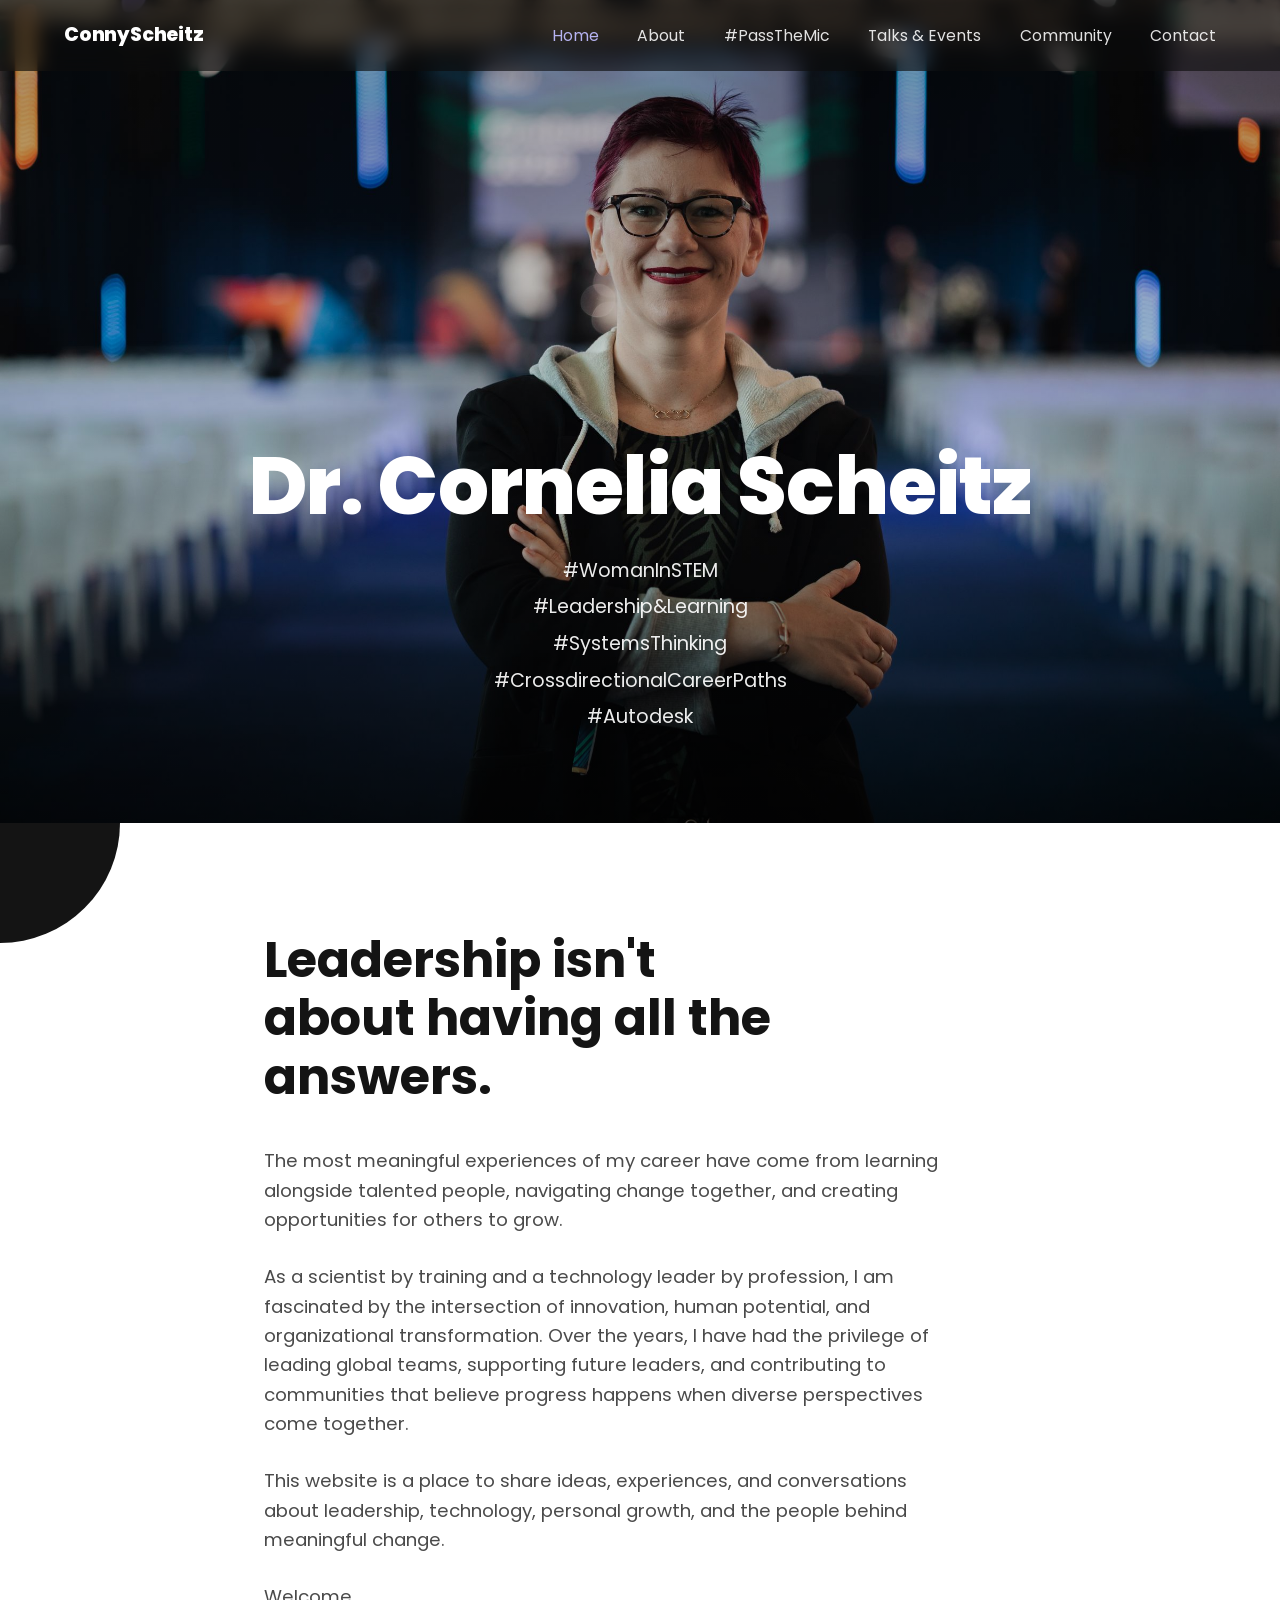
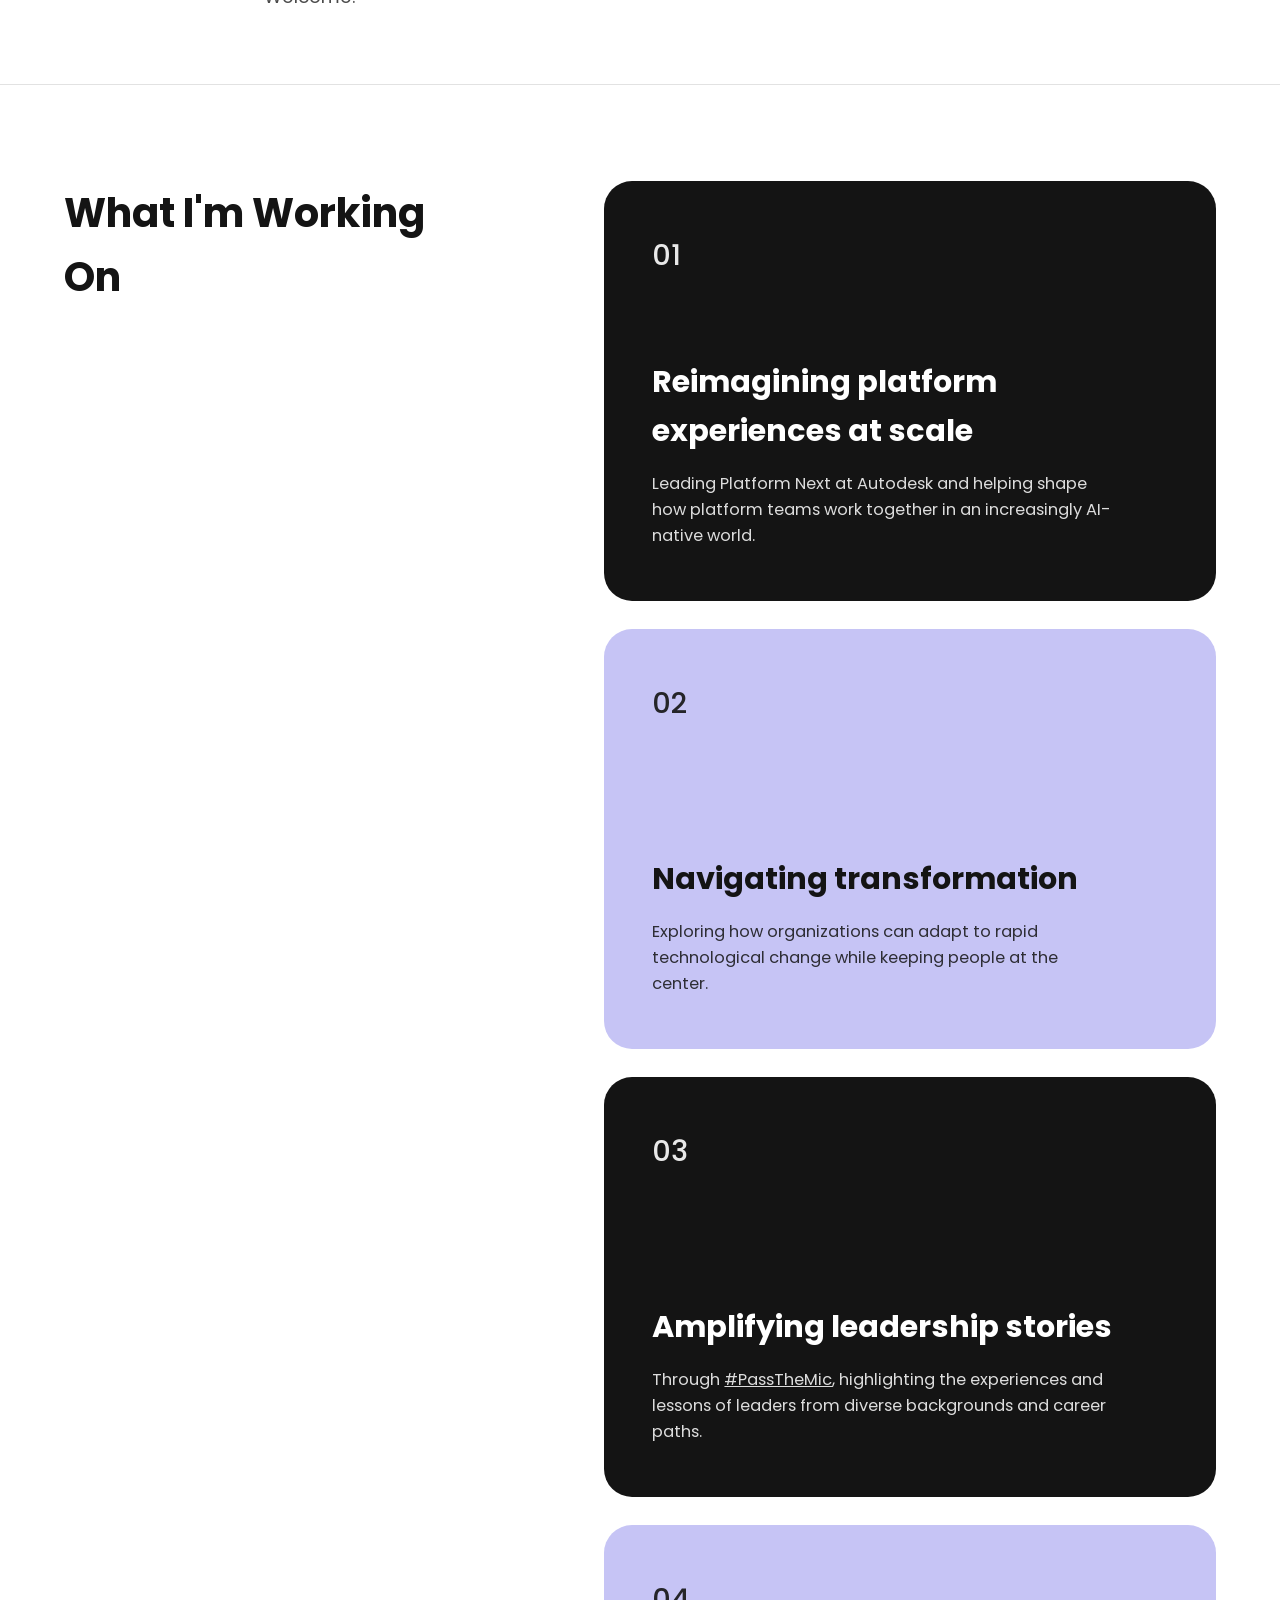
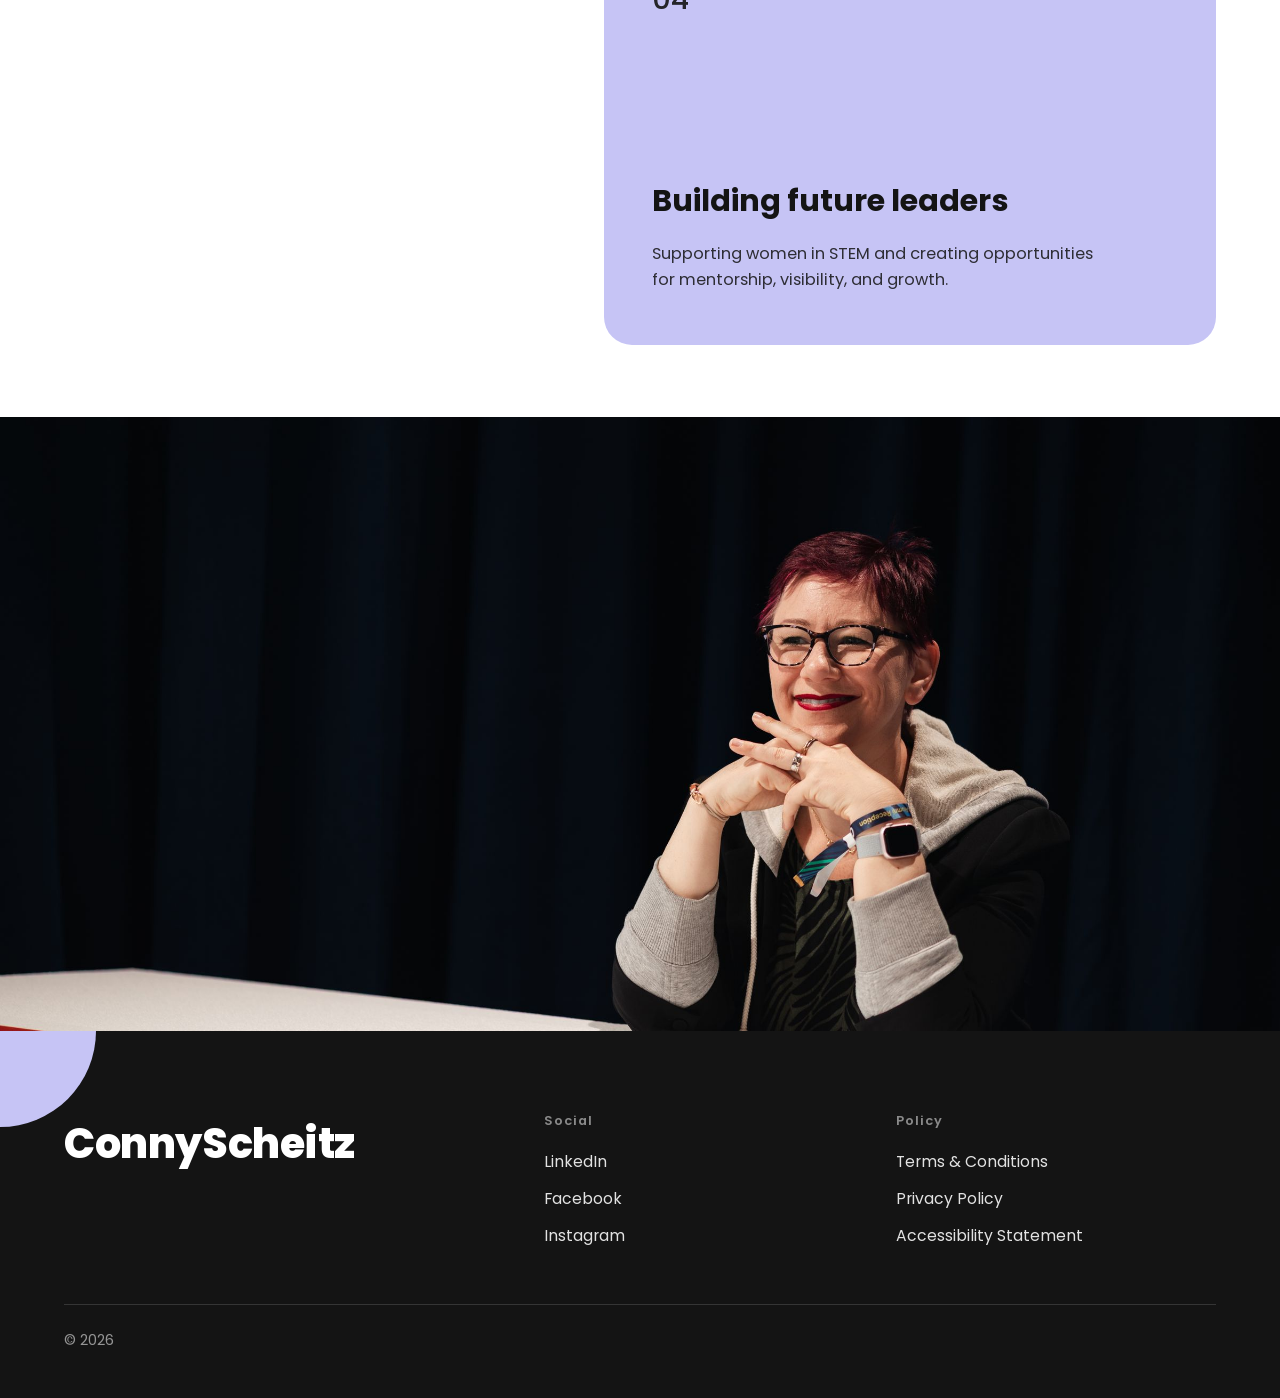
<file: index.html>
<!DOCTYPE html>
<html lang="en">
<head>
<meta charset="UTF-8">
<meta name="viewport" content="width=device-width, initial-scale=1">
<title>Dr. Cornelia Scheitz</title>
<meta name="description" content="Dr. Cornelia Scheitz on leadership, systems thinking, and technology — scientist by training, technology leader by profession.">
<link rel="preconnect" href="https://fonts.googleapis.com">
<link rel="preconnect" href="https://fonts.gstatic.com" crossorigin>
<link href="https://fonts.googleapis.com/css2?family=Poppins:wght@300;400;500;600;700;800&display=swap" rel="stylesheet">
<link rel="stylesheet" href="styles.css">
</head>
<body>
<a class="skip-link" href="#main">Skip to content</a>

<header class="site-header">
  <nav class="nav wrap" aria-label="Primary">
    <a class="brand" href="index.html">ConnyScheitz</a>
    <button class="nav-toggle" id="navToggle" aria-expanded="false" aria-controls="navLinks" aria-label="Open menu">
      <svg viewBox="0 0 24 24" fill="none" stroke="currentColor" stroke-width="2" stroke-linecap="round"><line x1="3" y1="6" x2="21" y2="6"/><line x1="3" y1="12" x2="21" y2="12"/><line x1="3" y1="18" x2="21" y2="18"/></svg>
    </button>
    <ul class="nav-links" id="navLinks">
      <li><a href="index.html" aria-current="page">Home</a></li>
      <li><a href="about.html">About</a></li>
      <li><a href="passthemic.html">#PassTheMic</a></li>
      <li><a href="talks.html">Talks &amp; Events</a></li>
      <li><a href="community.html">Community</a></li>
      <li><a href="contact.html">Contact</a></li>
    </ul>
  </nav>
</header>

<main id="main">

  <section class="hero">
    <div class="wrap hero-copy">
      <h1>Dr. Cornelia Scheitz</h1>
      <ul class="tags">
        <li>#WomanInSTEM</li>
        <li>#Leadership&amp;Learning</li>
        <li>#SystemsThinking</li>
        <li>#CrossdirectionalCareerPaths</li>
        <li>#Autodesk</li>
      </ul>
    </div>
  </section>

  <section class="essay">
    <div class="wrap">
      <h2>Leadership isn't about having all the answers.</h2>
      <p>The most meaningful experiences of my career have come from learning alongside talented people, navigating change together, and creating opportunities for others to grow.</p>
      <p>As a scientist by training and a technology leader by profession, I am fascinated by the intersection of innovation, human potential, and organizational transformation. Over the years, I have had the privilege of leading global teams, supporting future leaders, and contributing to communities that believe progress happens when diverse perspectives come together.</p>
      <p>This website is a place to share ideas, experiences, and conversations about leadership, technology, personal growth, and the people behind meaningful change.</p>
      <p>Welcome.</p>
    </div>
  </section>

  <section class="focus">
    <div class="wrap">
      <h2>What I'm Working On</h2>
      <div class="focus-track">
        <article class="focus-card">
          <p class="num">01</p>
          <h3>Reimagining platform experiences at scale</h3>
          <p>Leading Platform Next at Autodesk and helping shape how platform teams work together in an increasingly AI-native world.</p>
        </article>
        <article class="focus-card">
          <p class="num">02</p>
          <h3>Navigating transformation</h3>
          <p>Exploring how organizations can adapt to rapid technological change while keeping people at the center.</p>
        </article>
        <article class="focus-card">
          <p class="num">03</p>
          <h3>Amplifying leadership stories</h3>
          <p>Through <a href="passthemic.html" style="color:inherit; text-decoration:underline;">#PassTheMic</a>, highlighting the experiences and lessons of leaders from diverse backgrounds and career paths.</p>
        </article>
        <article class="focus-card">
          <p class="num">04</p>
          <h3>Building future leaders</h3>
          <p>Supporting women in STEM and creating opportunities for mentorship, visibility, and growth.</p>
        </article>
      </div>
    </div>
  </section>

  <section class="banner">
    <img src="images/banner.jpg" alt="Dr. Cornelia Scheitz seated at a conference desk" width="1600" height="1067">
  </section>

</main>

<footer class="site-footer">
  <div class="wrap">
    <div class="footer-grid">
      <div class="footer-brand">ConnyScheitz</div>
      <div class="footer-col">
        <h4>Social</h4>
        <ul>
          <li><a href="https://www.linkedin.com/in/cornelia-scheitz/" target="_blank" rel="noopener">LinkedIn</a></li>
          <li><a href="#">Facebook</a></li>
          <li><a href="#">Instagram</a></li>
        </ul>
      </div>
      <div class="footer-col">
        <h4>Policy</h4>
        <ul>
          <li><a href="#">Terms &amp; Conditions</a></li>
          <li><a href="#">Privacy Policy</a></li>
          <li><a href="#">Accessibility Statement</a></li>
        </ul>
      </div>
    </div>
    <p class="footer-bottom">© 2026</p>
  </div>
</footer>

<script src="script.js"></script>
</body>
</html>
</file>
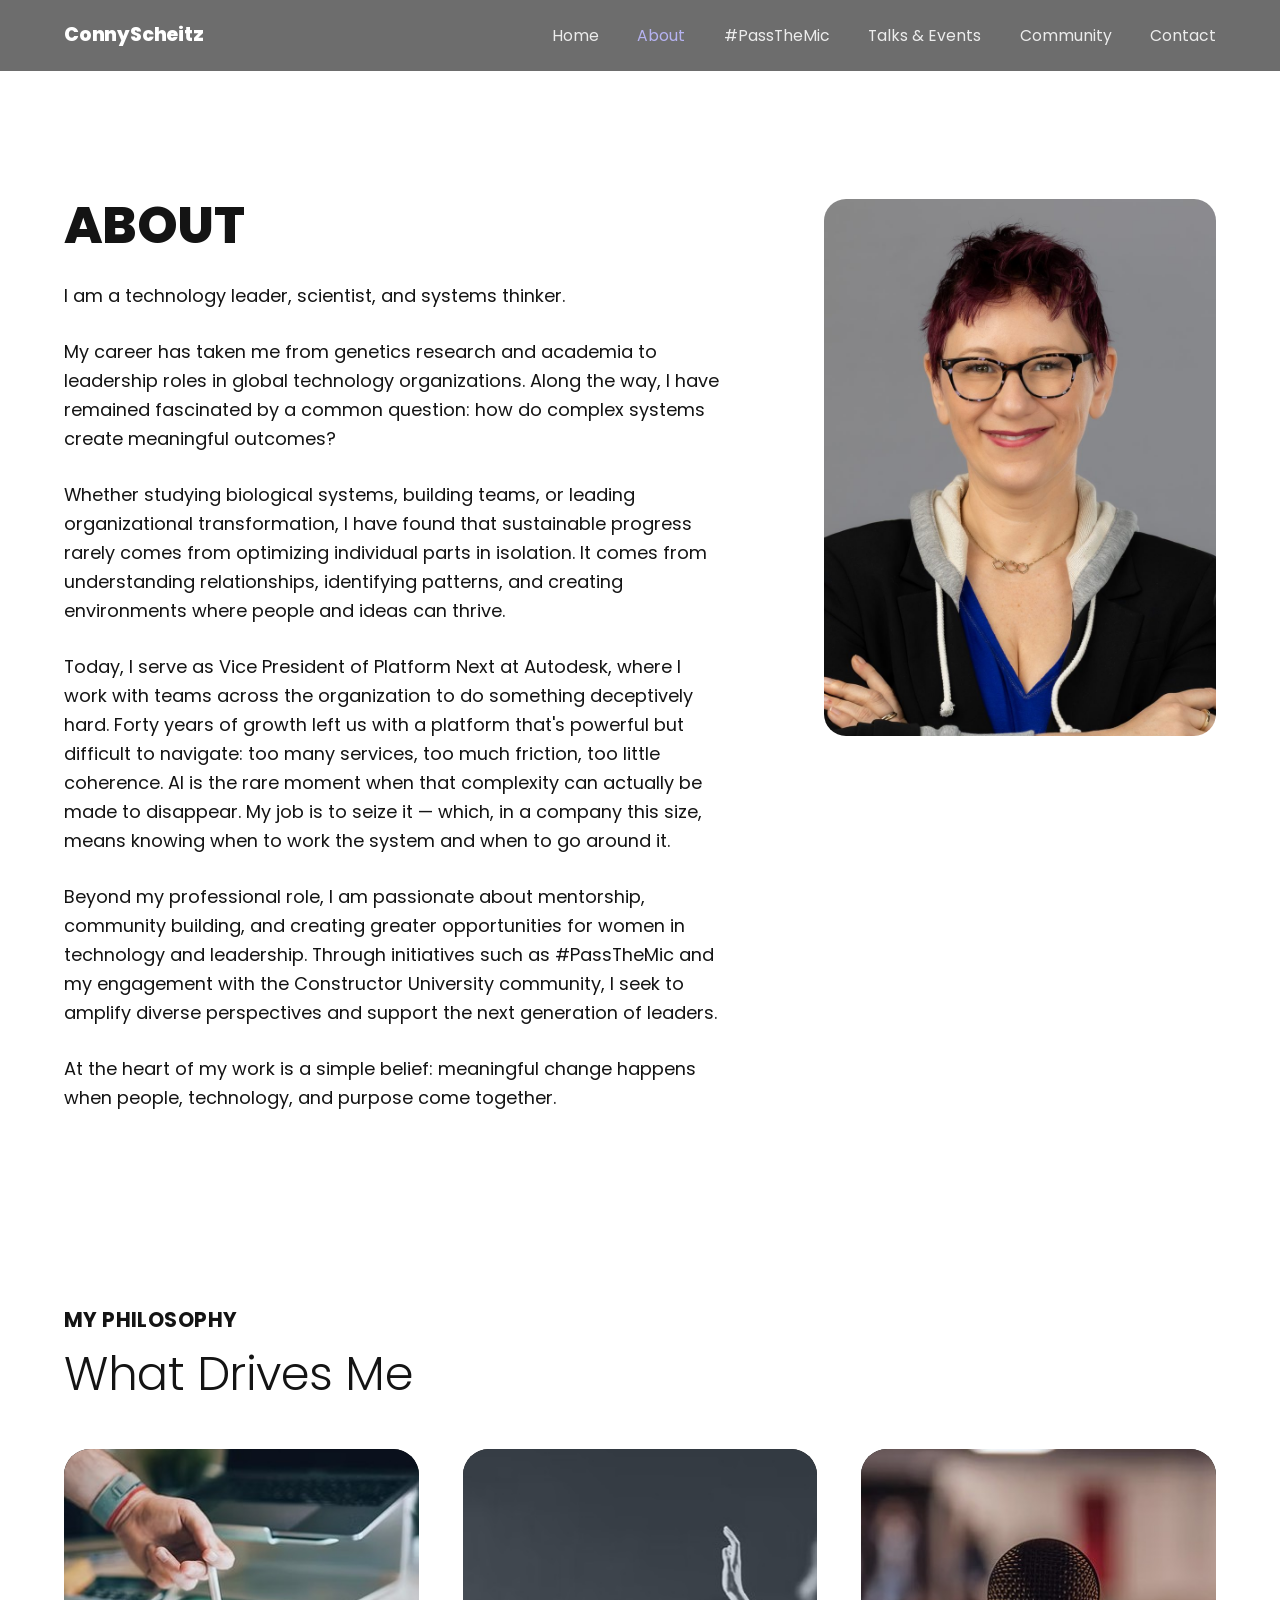
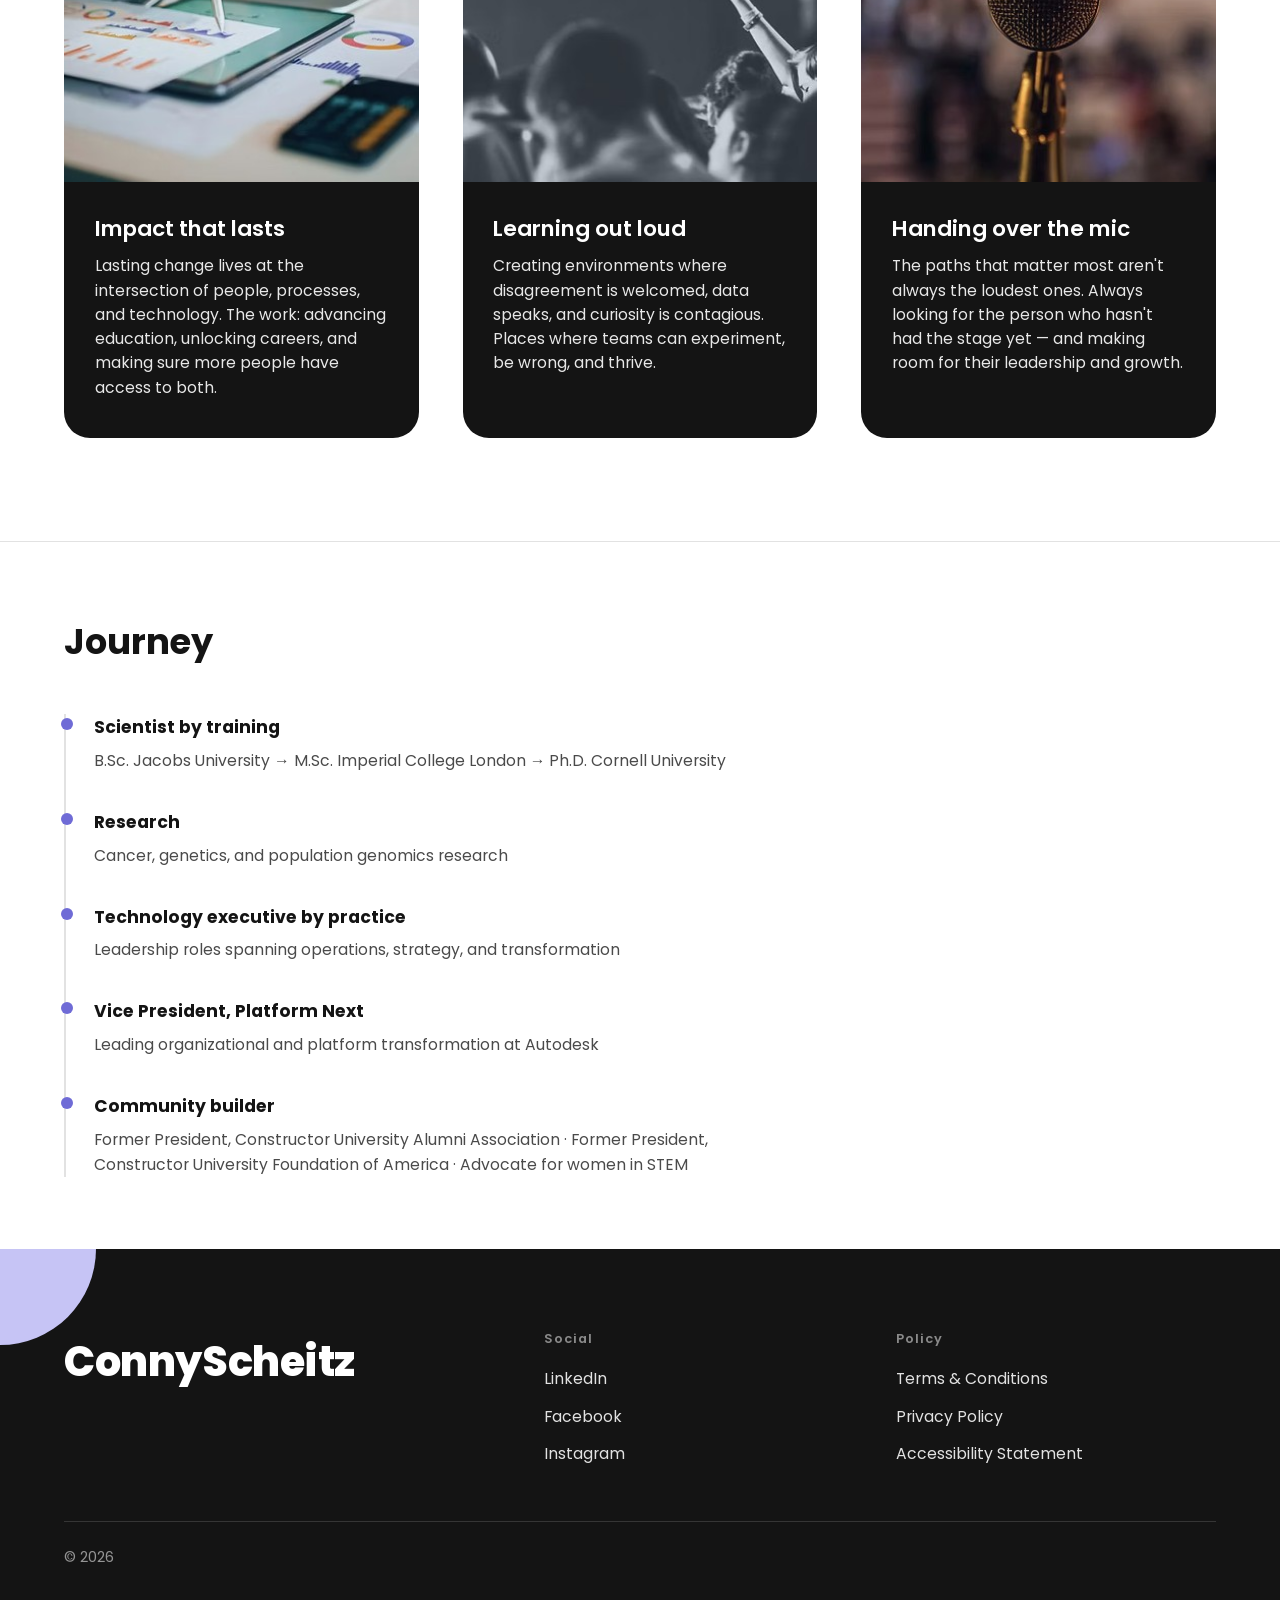
<file: about.html>
<!DOCTYPE html>
<html lang="en">
<head>
<meta charset="UTF-8">
<meta name="viewport" content="width=device-width, initial-scale=1">
<title>About — ConnyScheitz</title>
<meta name="description" content="Dr. Cornelia Scheitz — technology leader, scientist, and systems thinker.">
<link rel="preconnect" href="https://fonts.googleapis.com">
<link rel="preconnect" href="https://fonts.gstatic.com" crossorigin>
<link href="https://fonts.googleapis.com/css2?family=Poppins:wght@300;400;500;600;700;800&display=swap" rel="stylesheet">
<link rel="stylesheet" href="styles.css">
</head>
<body>
<a class="skip-link" href="#main">Skip to content</a>

<header class="site-header">
  <nav class="nav wrap" aria-label="Primary">
    <a class="brand" href="index.html">ConnyScheitz</a>
    <button class="nav-toggle" id="navToggle" aria-expanded="false" aria-controls="navLinks" aria-label="Open menu">
      <svg viewBox="0 0 24 24" fill="none" stroke="currentColor" stroke-width="2" stroke-linecap="round"><line x1="3" y1="6" x2="21" y2="6"/><line x1="3" y1="12" x2="21" y2="12"/><line x1="3" y1="18" x2="21" y2="18"/></svg>
    </button>
    <ul class="nav-links" id="navLinks">
      <li><a href="index.html">Home</a></li>
      <li><a href="about.html" aria-current="page">About</a></li>
      <li><a href="passthemic.html">#PassTheMic</a></li>
      <li><a href="talks.html">Talks &amp; Events</a></li>
      <li><a href="community.html">Community</a></li>
      <li><a href="contact.html">Contact</a></li>
    </ul>
  </nav>
</header>

<main id="main">

  <!-- ===== ABOUT — split hero: copy left, portrait bleeding right ===== -->
  <section class="about-hero">
    <div class="about-hero-inner">
      <div class="about-hero-copy">
        <h1 class="display-title">About</h1>
        <p>I am a technology leader, scientist, and systems thinker.</p>
        <p>My career has taken me from genetics research and academia to leadership roles in global technology organizations. Along the way, I have remained fascinated by a common question: how do complex systems create meaningful outcomes?</p>
        <p>Whether studying biological systems, building teams, or leading organizational transformation, I have found that sustainable progress rarely comes from optimizing individual parts in isolation. It comes from understanding relationships, identifying patterns, and creating environments where people and ideas can thrive.</p>
        <p>Today, I serve as Vice President of Platform Next at Autodesk, where I work with teams across the organization to do something deceptively hard. Forty years of growth left us with a platform that's powerful but difficult to navigate: too many services, too much friction, too little coherence. AI is the rare moment when that complexity can actually be made to disappear. My job is to seize it — which, in a company this size, means knowing when to work the system and when to go around it.</p>
        <p>Beyond my professional role, I am passionate about mentorship, community building, and creating greater opportunities for women in technology and leadership. Through initiatives such as #PassTheMic and my engagement with the Constructor University community, I seek to amplify diverse perspectives and support the next generation of leaders.</p>
        <p>At the heart of my work is a simple belief: meaningful change happens when people, technology, and purpose come together.</p>
      </div>
      <div class="about-hero-photo">
        <img src="images/about-portrait.jpg" alt="Portrait of Dr. Cornelia Scheitz">
      </div>
    </div>
  </section>

  <!-- ===== MY PHILOSOPHY / What Drives Me ===== -->
  <section class="philosophy">
    <div class="wrap">
      <div class="display-head">
        <p class="eyebrow-lg">My Philosophy</p>
        <h2 class="display-sub">What Drives Me</h2>
      </div>

      <div class="photo-cards">
        <article class="photo-card">
          <img src="images/drives-impact.jpg" alt="">
          <div class="photo-card-body">
            <h3>Impact that lasts</h3>
            <p>Lasting change lives at the intersection of people, processes, and technology. The work: advancing education, unlocking careers, and making sure more people have access to both.</p>
          </div>
        </article>

        <article class="photo-card">
          <img src="images/drives-learning.jpg" alt="">
          <div class="photo-card-body">
            <h3>Learning out loud</h3>
            <p>Creating environments where disagreement is welcomed, data speaks, and curiosity is contagious. Places where teams can experiment, be wrong, and thrive.</p>
          </div>
        </article>

        <article class="photo-card">
          <img src="images/drives-mic.jpg" alt="">
          <div class="photo-card-body">
            <h3>Handing over the mic</h3>
            <p>The paths that matter most aren't always the loudest ones. Always looking for the person who hasn't had the stage yet — and making room for their leadership and growth.</p>
          </div>
        </article>
      </div>
    </div>
  </section>

  <!-- ===== Journey — kept from the ConnyScheitz build ===== -->
  <section class="section">
    <div class="wrap">
      <div class="section-head">
        <h2>Journey</h2>
      </div>
      <div class="timeline">
        <div class="timeline-item">
          <h3>Scientist by training</h3>
          <p>B.Sc. Jacobs University → M.Sc. Imperial College London → Ph.D. Cornell University</p>
        </div>
        <div class="timeline-item">
          <h3>Research</h3>
          <p>Cancer, genetics, and population genomics research</p>
        </div>
        <div class="timeline-item">
          <h3>Technology executive by practice</h3>
          <p>Leadership roles spanning operations, strategy, and transformation</p>
        </div>
        <div class="timeline-item">
          <h3>Vice President, Platform Next</h3>
          <p>Leading organizational and platform transformation at Autodesk</p>
        </div>
        <div class="timeline-item">
          <h3>Community builder</h3>
          <p>Former President, Constructor University Alumni Association · Former President, Constructor University Foundation of America · Advocate for women in STEM</p>
        </div>
      </div>
    </div>
  </section>
</main>

<footer class="site-footer">
  <div class="wrap">
    <div class="footer-grid">
      <div class="footer-brand">ConnyScheitz</div>
      <div class="footer-col">
        <h4>Social</h4>
        <ul>
          <li><a href="https://www.linkedin.com/in/cornelia-scheitz/" target="_blank" rel="noopener">LinkedIn</a></li>
          <li><a href="#">Facebook</a></li>
          <li><a href="#">Instagram</a></li>
        </ul>
      </div>
      <div class="footer-col">
        <h4>Policy</h4>
        <ul>
          <li><a href="#">Terms &amp; Conditions</a></li>
          <li><a href="#">Privacy Policy</a></li>
          <li><a href="#">Accessibility Statement</a></li>
        </ul>
      </div>
    </div>
    <p class="footer-bottom">© 2026</p>
  </div>
</footer>

<script src="script.js"></script>
</body>
</html>
</file>
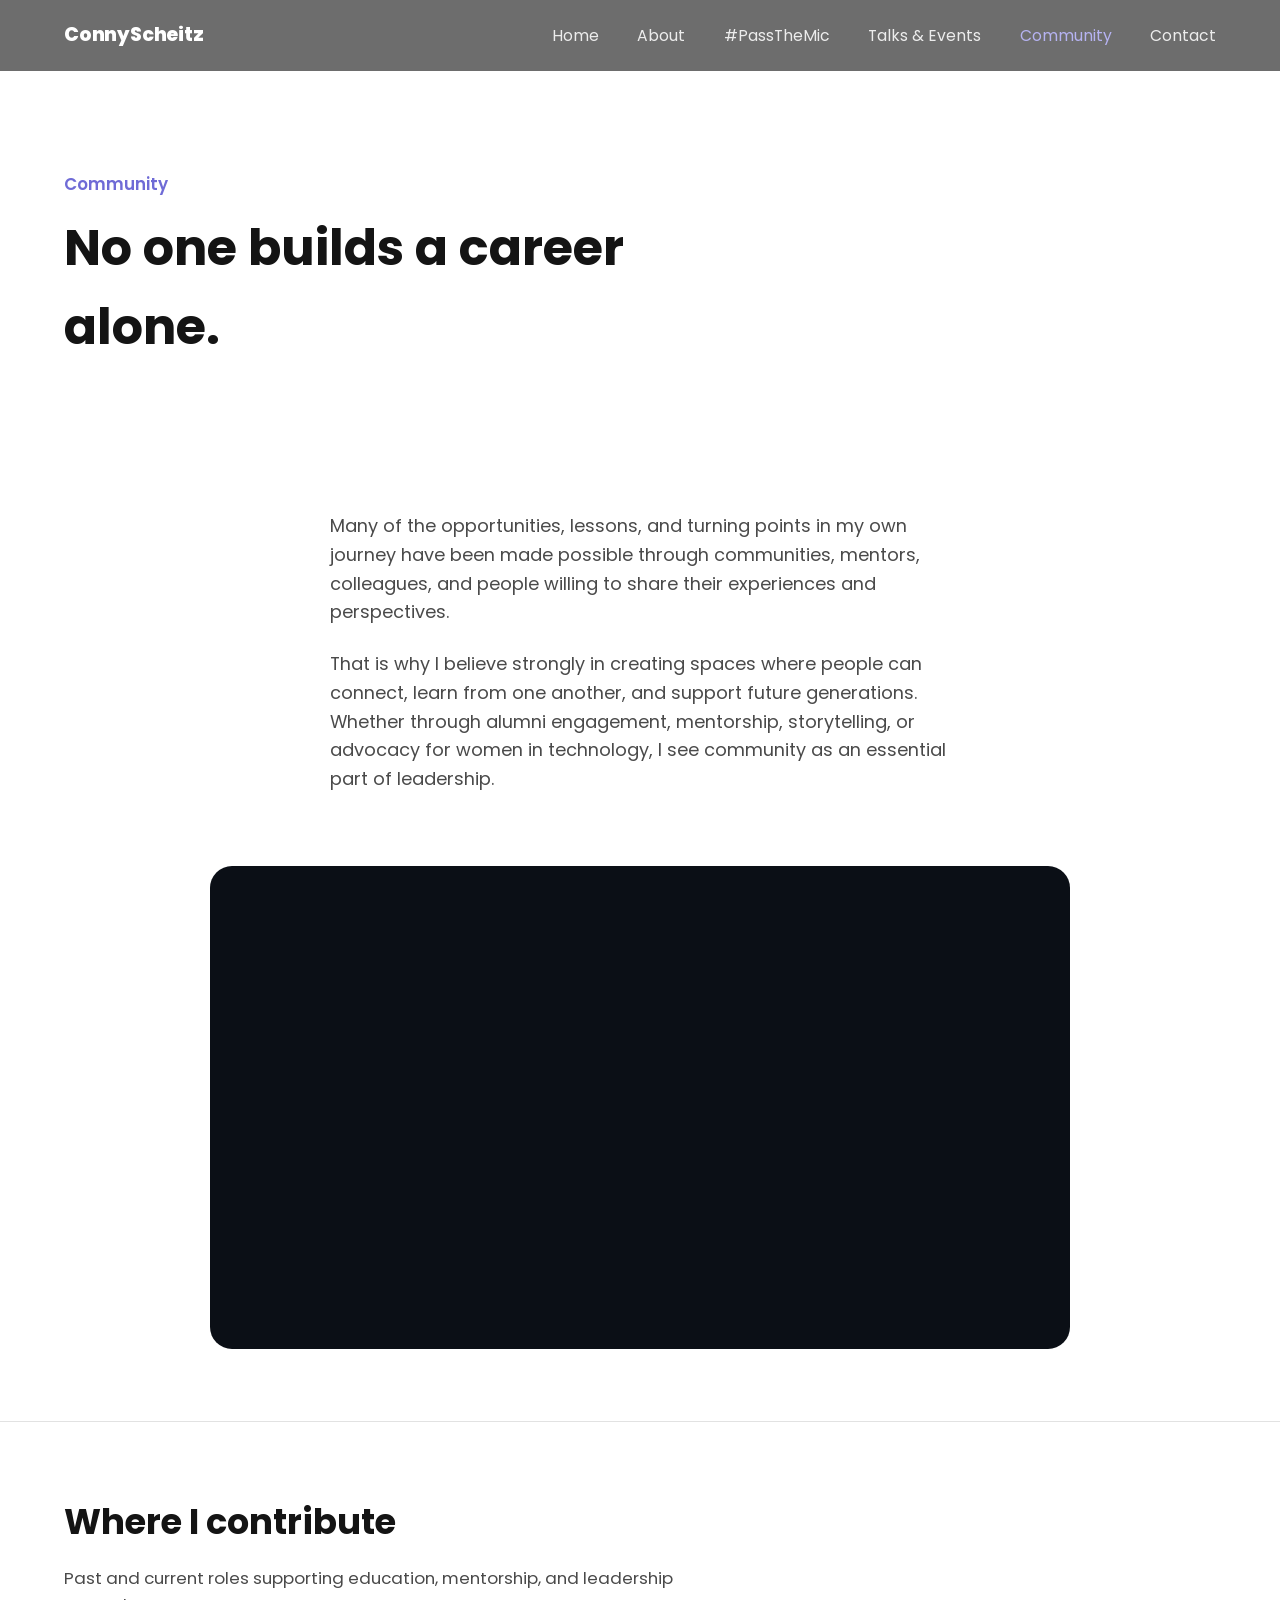
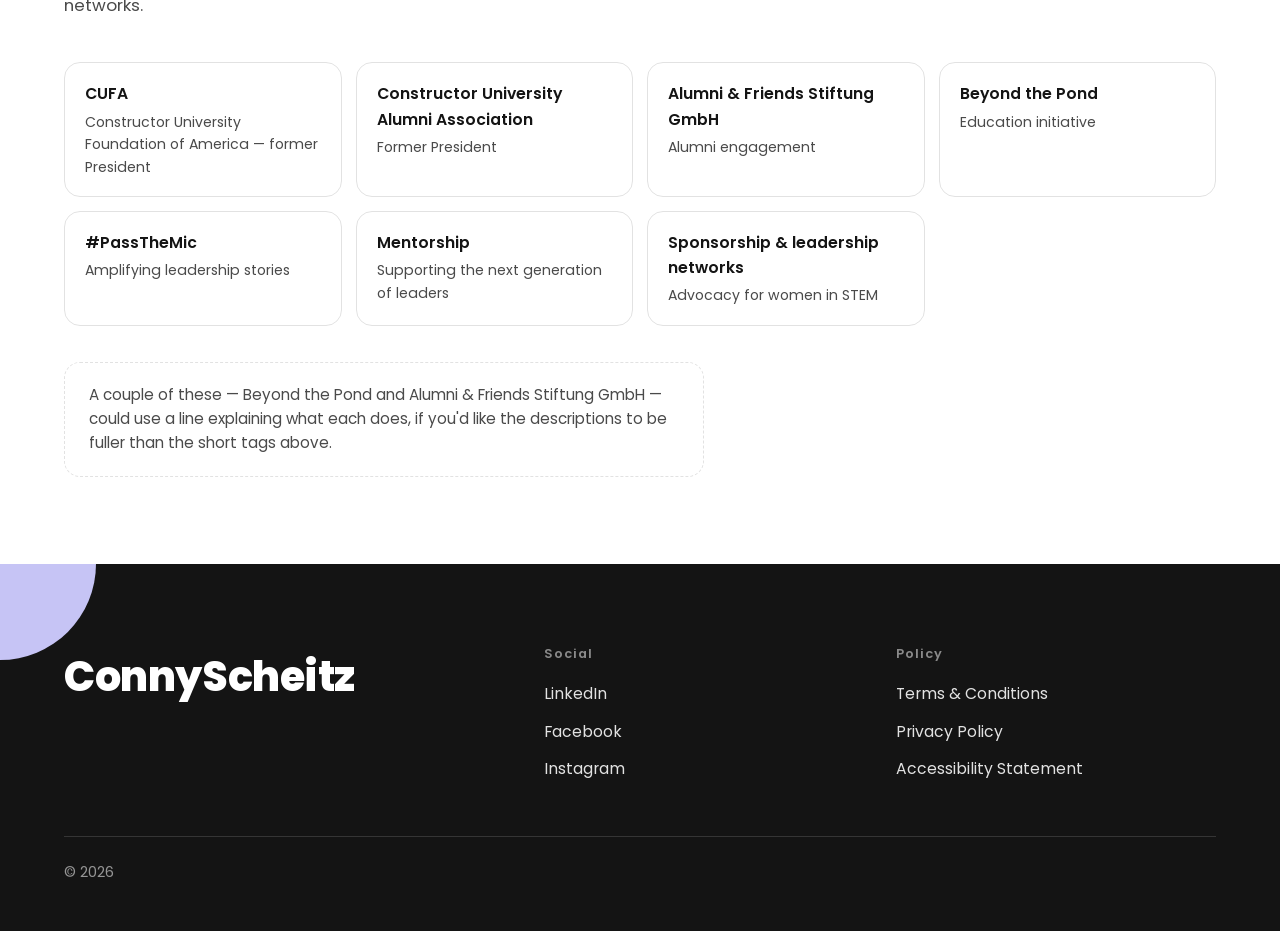
<file: community.html>
<!DOCTYPE html>
<html lang="en">
<head>
<meta charset="UTF-8">
<meta name="viewport" content="width=device-width, initial-scale=1">
<title>Community — ConnyScheitz</title>
<meta name="description" content="Dr. Cornelia Scheitz on mentorship, alumni engagement, and building community.">
<link rel="preconnect" href="https://fonts.googleapis.com">
<link rel="preconnect" href="https://fonts.gstatic.com" crossorigin>
<link href="https://fonts.googleapis.com/css2?family=Poppins:wght@300;400;500;600;700;800&display=swap" rel="stylesheet">
<link rel="stylesheet" href="styles.css">
</head>
<body>
<a class="skip-link" href="#main">Skip to content</a>

<header class="site-header">
  <nav class="nav wrap" aria-label="Primary">
    <a class="brand" href="index.html">ConnyScheitz</a>
    <button class="nav-toggle" id="navToggle" aria-expanded="false" aria-controls="navLinks" aria-label="Open menu">
      <svg viewBox="0 0 24 24" fill="none" stroke="currentColor" stroke-width="2" stroke-linecap="round"><line x1="3" y1="6" x2="21" y2="6"/><line x1="3" y1="12" x2="21" y2="12"/><line x1="3" y1="18" x2="21" y2="18"/></svg>
    </button>
    <ul class="nav-links" id="navLinks">
      <li><a href="index.html">Home</a></li>
      <li><a href="about.html">About</a></li>
      <li><a href="passthemic.html">#PassTheMic</a></li>
      <li><a href="talks.html">Talks &amp; Events</a></li>
      <li><a href="community.html" aria-current="page">Community</a></li>
      <li><a href="contact.html">Contact</a></li>
    </ul>
  </nav>
</header>

<main id="main">
  <section class="page-hero" style="border-bottom:none;">
    <div class="wrap">
      <p class="kicker">Community</p>
      <h1>No one builds a career alone.</h1>
    </div>
  </section>

  <section class="section" style="border-top:none;">
    <div class="wrap lede">
      <p>Many of the opportunities, lessons, and turning points in my own journey have been made possible through communities, mentors, colleagues, and people willing to share their experiences and perspectives.</p>
      <p>That is why I believe strongly in creating spaces where people can connect, learn from one another, and support future generations. Whether through alumni engagement, mentorship, storytelling, or advocacy for women in technology, I see community as an essential part of leadership.</p>
    </div>
  </section>

  <section class="section video-section" style="border-top:none;">
    <div class="wrap">
      <div class="video-embed">
        <iframe src="https://www.youtube-nocookie.com/embed/GjKH7UYv33E" title="Video with Dr. Cornelia Scheitz" loading="lazy" allow="accelerometer; clipboard-write; encrypted-media; gyroscope; picture-in-picture; web-share" referrerpolicy="strict-origin-when-cross-origin" allowfullscreen></iframe>
      </div>
    </div>
  </section>

  <section class="section">
    <div class="wrap">
      <div class="section-head">
        <h2>Where I contribute</h2>
        <p>Past and current roles supporting education, mentorship, and leadership networks.</p>
      </div>
      <ul class="contrib-list">
        <li>CUFA<span>Constructor University Foundation of America — former President</span></li>
        <li>Constructor University Alumni Association<span>Former President</span></li>
        <li>Alumni &amp; Friends Stiftung GmbH<span>Alumni engagement</span></li>
        <li>Beyond the Pond<span>Education initiative</span></li>
        <li>#PassTheMic<span>Amplifying leadership stories</span></li>
        <li>Mentorship<span>Supporting the next generation of leaders</span></li>
        <li>Sponsorship &amp; leadership networks<span>Advocacy for women in STEM</span></li>
      </ul>
      <p class="note-panel">A couple of these — Beyond the Pond and Alumni &amp; Friends Stiftung GmbH — could use a line explaining what each does, if you'd like the descriptions to be fuller than the short tags above.</p>
    </div>
  </section>
</main>

<footer class="site-footer">
  <div class="wrap">
    <div class="footer-grid">
      <div class="footer-brand">ConnyScheitz</div>
      <div class="footer-col">
        <h4>Social</h4>
        <ul>
          <li><a href="https://www.linkedin.com/in/cornelia-scheitz/" target="_blank" rel="noopener">LinkedIn</a></li>
          <li><a href="#">Facebook</a></li>
          <li><a href="#">Instagram</a></li>
        </ul>
      </div>
      <div class="footer-col">
        <h4>Policy</h4>
        <ul>
          <li><a href="#">Terms &amp; Conditions</a></li>
          <li><a href="#">Privacy Policy</a></li>
          <li><a href="#">Accessibility Statement</a></li>
        </ul>
      </div>
    </div>
    <p class="footer-bottom">© 2026</p>
  </div>
</footer>

<script src="script.js"></script>
</body>
</html>
</file>
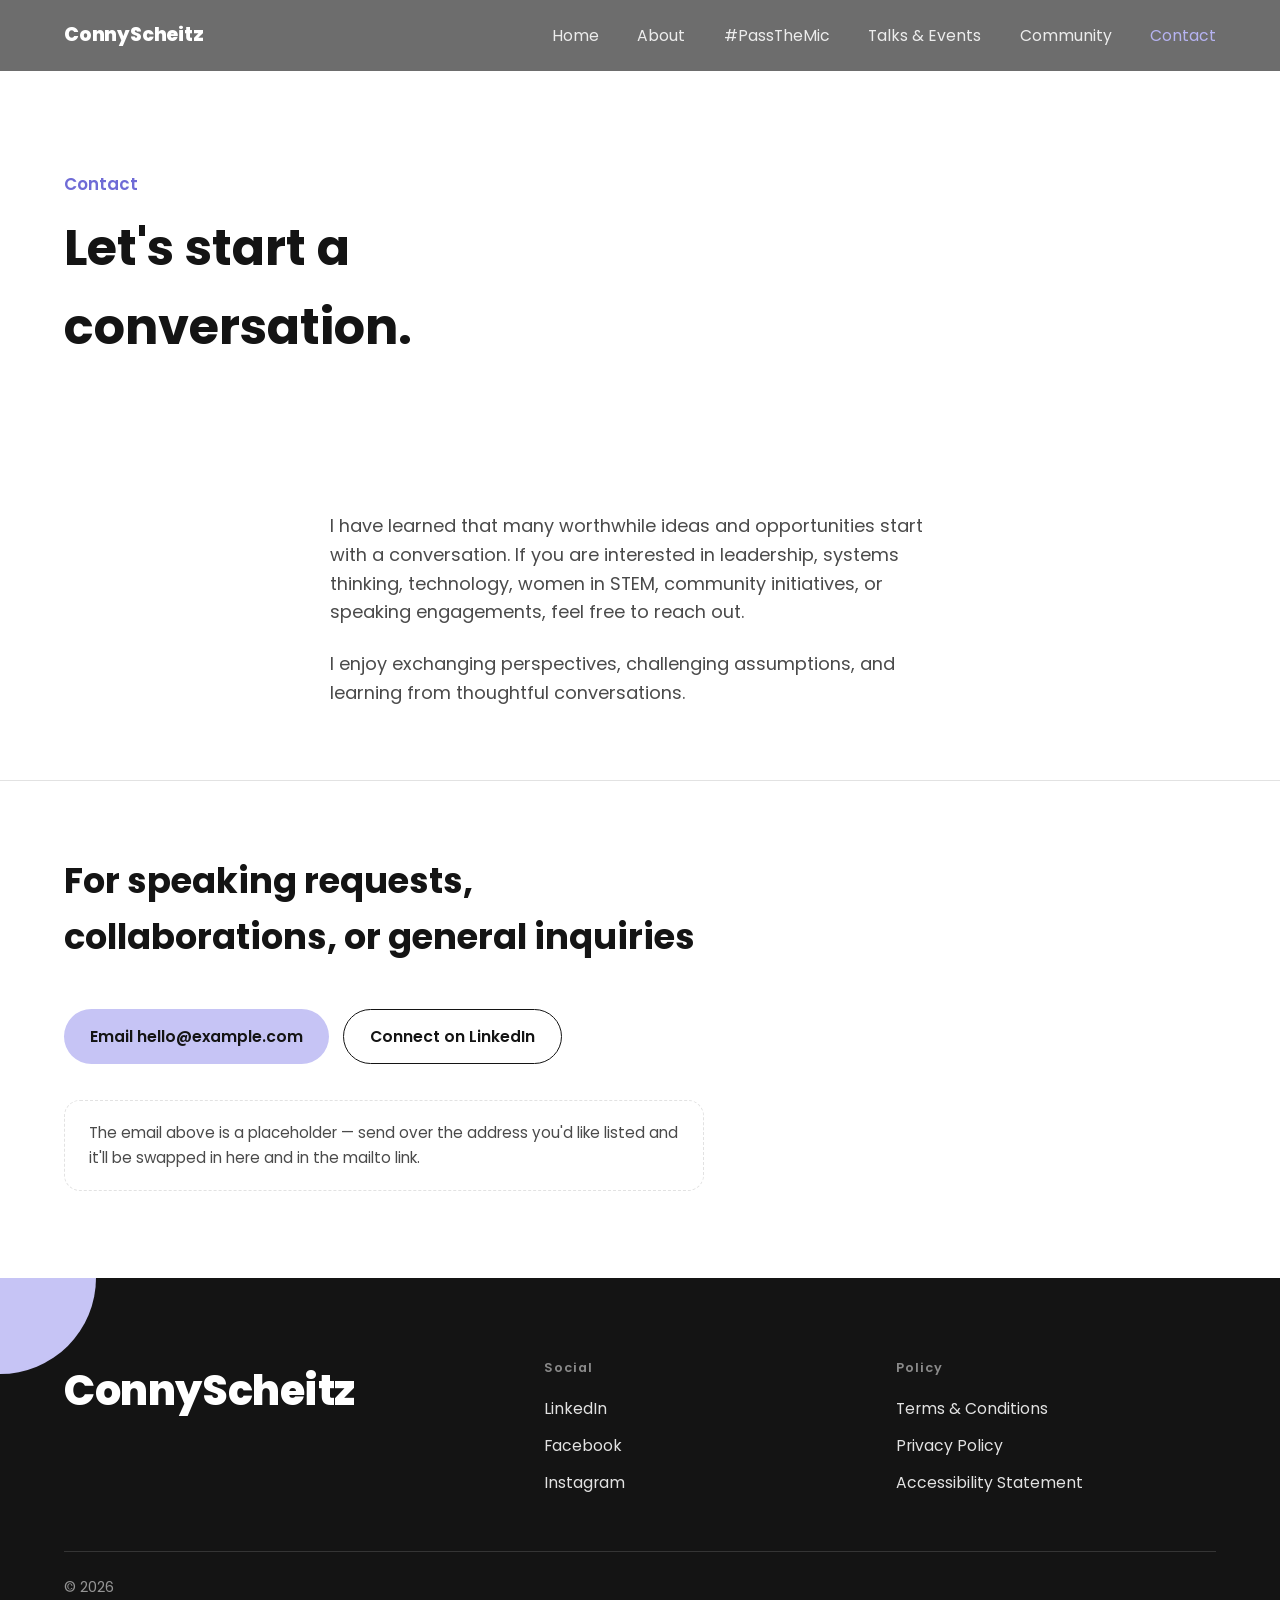
<file: contact.html>
<!DOCTYPE html>
<html lang="en">
<head>
<meta charset="UTF-8">
<meta name="viewport" content="width=device-width, initial-scale=1">
<title>Contact — ConnyScheitz</title>
<meta name="description" content="Get in touch with Dr. Cornelia Scheitz for speaking requests, collaborations, or general inquiries.">
<link rel="preconnect" href="https://fonts.googleapis.com">
<link rel="preconnect" href="https://fonts.gstatic.com" crossorigin>
<link href="https://fonts.googleapis.com/css2?family=Poppins:wght@300;400;500;600;700;800&display=swap" rel="stylesheet">
<link rel="stylesheet" href="styles.css">
</head>
<body>
<a class="skip-link" href="#main">Skip to content</a>

<header class="site-header">
  <nav class="nav wrap" aria-label="Primary">
    <a class="brand" href="index.html">ConnyScheitz</a>
    <button class="nav-toggle" id="navToggle" aria-expanded="false" aria-controls="navLinks" aria-label="Open menu">
      <svg viewBox="0 0 24 24" fill="none" stroke="currentColor" stroke-width="2" stroke-linecap="round"><line x1="3" y1="6" x2="21" y2="6"/><line x1="3" y1="12" x2="21" y2="12"/><line x1="3" y1="18" x2="21" y2="18"/></svg>
    </button>
    <ul class="nav-links" id="navLinks">
      <li><a href="index.html">Home</a></li>
      <li><a href="about.html">About</a></li>
      <li><a href="passthemic.html">#PassTheMic</a></li>
      <li><a href="talks.html">Talks &amp; Events</a></li>
      <li><a href="community.html">Community</a></li>
      <li><a href="contact.html" aria-current="page">Contact</a></li>
    </ul>
  </nav>
</header>

<main id="main">
  <section class="page-hero" style="border-bottom:none;">
    <div class="wrap">
      <p class="kicker">Contact</p>
      <h1>Let's start a conversation.</h1>
    </div>
  </section>

  <section class="section" style="border-top:none;">
    <div class="wrap lede">
      <p>I have learned that many worthwhile ideas and opportunities start with a conversation. If you are interested in leadership, systems thinking, technology, women in STEM, community initiatives, or speaking engagements, feel free to reach out.</p>
      <p>I enjoy exchanging perspectives, challenging assumptions, and learning from thoughtful conversations.</p>
    </div>
  </section>

  <section class="section">
    <div class="wrap">
      <div class="section-head">
        <h2>For speaking requests, collaborations, or general inquiries</h2>
      </div>
      <div style="display:flex; flex-wrap:wrap; gap:14px;">
        <!-- Replace mailto with the real address once confirmed -->
        <a class="btn" href="mailto:hello@example.com">Email hello@example.com</a>
        <a class="btn btn-outline" href="https://www.linkedin.com/in/cornelia-scheitz/" target="_blank" rel="noopener">Connect on LinkedIn</a>
      </div>
      <p class="note-panel">The email above is a placeholder — send over the address you'd like listed and it'll be swapped in here and in the mailto link.</p>
    </div>
  </section>
</main>

<footer class="site-footer">
  <div class="wrap">
    <div class="footer-grid">
      <div class="footer-brand">ConnyScheitz</div>
      <div class="footer-col">
        <h4>Social</h4>
        <ul>
          <li><a href="https://www.linkedin.com/in/cornelia-scheitz/" target="_blank" rel="noopener">LinkedIn</a></li>
          <li><a href="#">Facebook</a></li>
          <li><a href="#">Instagram</a></li>
        </ul>
      </div>
      <div class="footer-col">
        <h4>Policy</h4>
        <ul>
          <li><a href="#">Terms &amp; Conditions</a></li>
          <li><a href="#">Privacy Policy</a></li>
          <li><a href="#">Accessibility Statement</a></li>
        </ul>
      </div>
    </div>
    <p class="footer-bottom">© 2026</p>
  </div>
</footer>

<script src="script.js"></script>
</body>
</html>
</file>
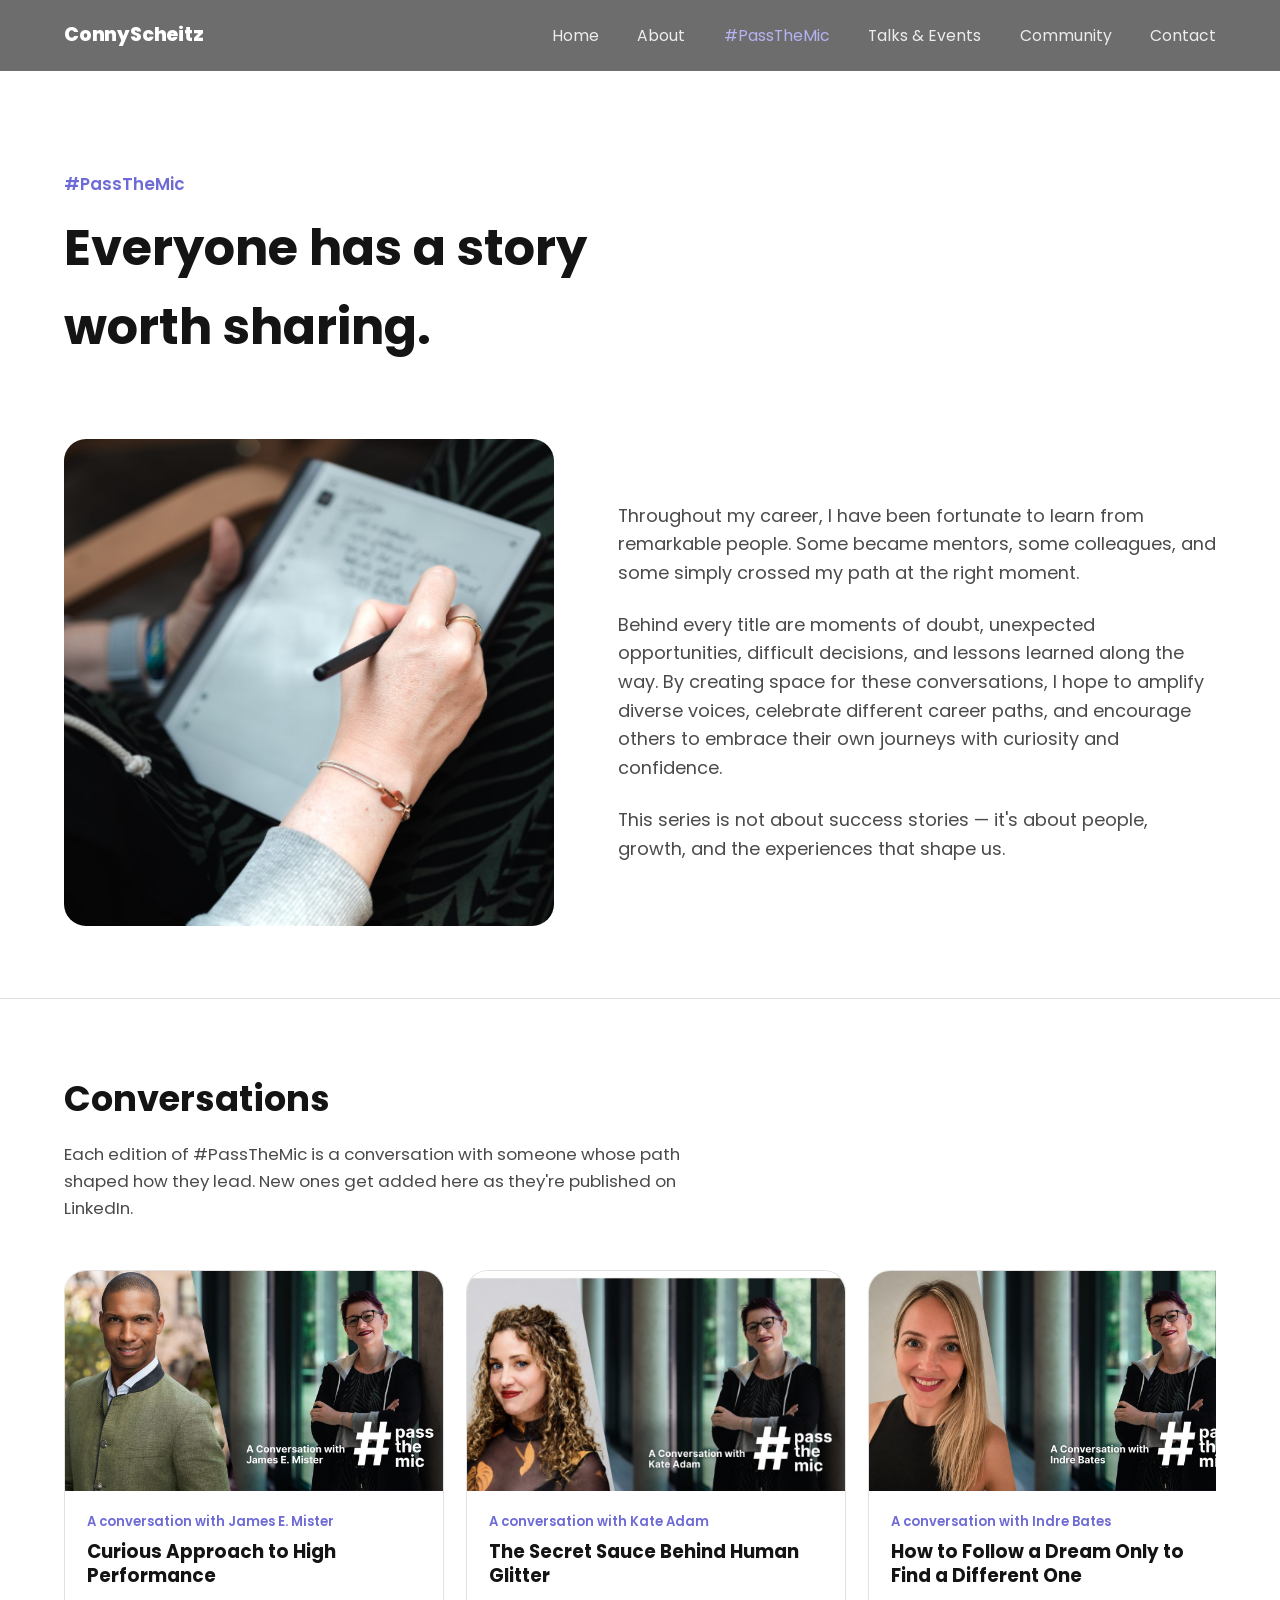
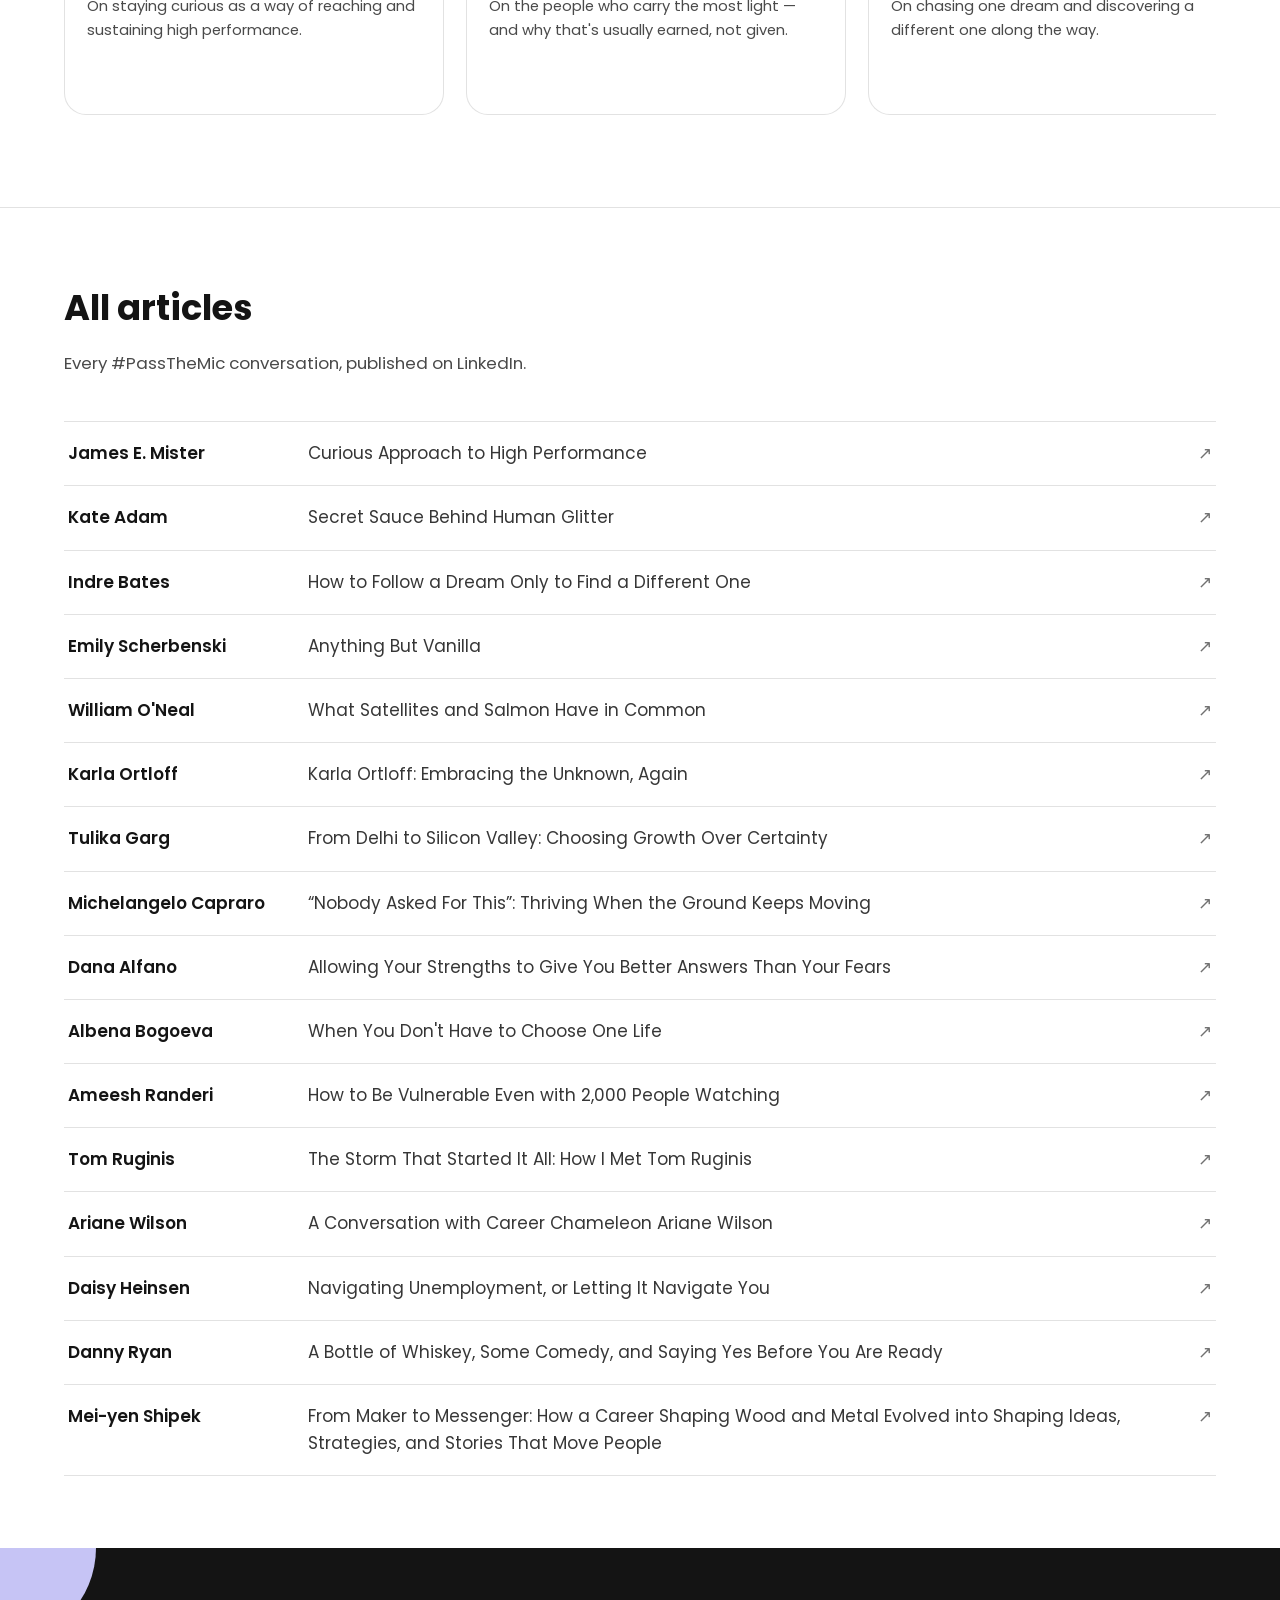
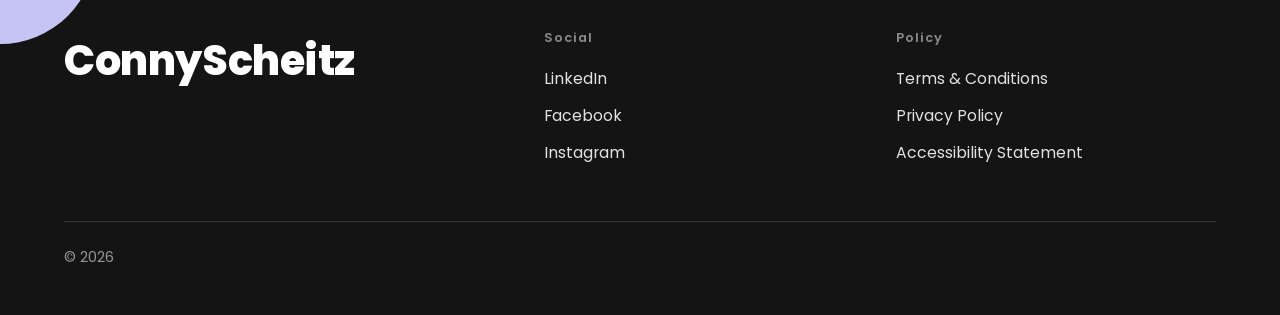
<file: passthemic.html>
<!DOCTYPE html>
<html lang="en">
<head>
<meta charset="UTF-8">
<meta name="viewport" content="width=device-width, initial-scale=1">
<title>#PassTheMic — ConnyScheitz</title>
<meta name="description" content="#PassTheMic — amplifying leadership stories from diverse backgrounds and career paths.">
<link rel="preconnect" href="https://fonts.googleapis.com">
<link rel="preconnect" href="https://fonts.gstatic.com" crossorigin>
<link href="https://fonts.googleapis.com/css2?family=Poppins:wght@300;400;500;600;700;800&display=swap" rel="stylesheet">
<link rel="stylesheet" href="styles.css">
</head>
<body>
<a class="skip-link" href="#main">Skip to content</a>

<header class="site-header">
  <nav class="nav wrap" aria-label="Primary">
    <a class="brand" href="index.html">ConnyScheitz</a>
    <button class="nav-toggle" id="navToggle" aria-expanded="false" aria-controls="navLinks" aria-label="Open menu">
      <svg viewBox="0 0 24 24" fill="none" stroke="currentColor" stroke-width="2" stroke-linecap="round"><line x1="3" y1="6" x2="21" y2="6"/><line x1="3" y1="12" x2="21" y2="12"/><line x1="3" y1="18" x2="21" y2="18"/></svg>
    </button>
    <ul class="nav-links" id="navLinks">
      <li><a href="index.html">Home</a></li>
      <li><a href="about.html">About</a></li>
      <li><a href="passthemic.html" aria-current="page">#PassTheMic</a></li>
      <li><a href="talks.html">Talks &amp; Events</a></li>
      <li><a href="community.html">Community</a></li>
      <li><a href="contact.html">Contact</a></li>
    </ul>
  </nav>
</header>

<main id="main">
  <section class="page-hero page-hero--tight" style="border-bottom:none;">
    <div class="wrap">
      <p class="kicker">#PassTheMic</p>
      <h1>Everyone has a story worth sharing.</h1>
    </div>
  </section>

  <section class="section section--tight" style="border-top:none;">
    <div class="wrap lede-split">
      <div class="lede lede-split-text">
      <p>Throughout my career, I have been fortunate to learn from remarkable people. Some became mentors, some colleagues, and some simply crossed my path at the right moment.</p>
      <p>Behind every title are moments of doubt, unexpected opportunities, difficult decisions, and lessons learned along the way. By creating space for these conversations, I hope to amplify diverse voices, celebrate different career paths, and encourage others to embrace their own journeys with curiosity and confidence.</p>
      <p>This series is not about success stories — it's about people, growth, and the experiences that shape us.</p>
      </div>
      <div class="lede-split-photo">
        <img src="images/passthemic-intro.jpg" alt="A hand writing notes with a stylus on a digital notepad">
      </div>
    </div>
  </section>

  <section class="section">
    <div class="wrap">
      <div class="section-head">
        <h2>Conversations</h2>
        <p>Each edition of #PassTheMic is a conversation with someone whose path shaped how they lead. New ones get added here as they're published on LinkedIn.</p>
      </div>

      <div class="mic-slider">
        <!-- To add a new conversation: copy an <a class="mic-card"> block, swap the image,
             eyebrow, title, description, and href to the real LinkedIn article link.
             Also add a line to the "All articles" list at the bottom of this page. -->
        <a class="mic-card" href="https://www.linkedin.com/pulse/curious-approach-high-performance-dr-cornelia-scheitz-aimsf/" target="_blank" rel="noopener">
          <img src="images/passthemic-james-mister.jpg" alt="James E. Mister and Dr. Cornelia Scheitz, side by side portraits, for the PassTheMic conversation">
          <div class="mic-card-body">
            <p class="eyebrow">A conversation with James E. Mister</p>
            <h3>Curious Approach to High Performance</h3>
            <p>On staying curious as a way of reaching and sustaining high performance.</p>
          </div>
        </a>

        <a class="mic-card" href="https://www.linkedin.com/pulse/secret-sauce-behind-human-glitter-dr-cornelia-scheitz-9wd7f/" target="_blank" rel="noopener">
          <img src="images/passthemic-kate-adam.jpg" alt="Kate Adam and Dr. Cornelia Scheitz, side by side portraits, for the PassTheMic conversation">
          <div class="mic-card-body">
            <p class="eyebrow">A conversation with Kate Adam</p>
            <h3>The Secret Sauce Behind Human Glitter</h3>
            <p>On the people who carry the most light — and why that's usually earned, not given.</p>
          </div>
        </a>

        <a class="mic-card" href="https://www.linkedin.com/pulse/how-follow-dream-only-find-different-one-dr-cornelia-scheitz-a3vpf/" target="_blank" rel="noopener">
          <img src="images/passthemic-indre-bates.jpg" alt="Indre Bates and Dr. Cornelia Scheitz, side by side portraits, for the PassTheMic conversation" loading="lazy">
          <div class="mic-card-body">
            <p class="eyebrow">A conversation with Indre Bates</p>
            <h3>How to Follow a Dream Only to Find a Different One</h3>
            <p>On chasing one dream and discovering a different one along the way.</p>
          </div>
        </a>

        <a class="mic-card" href="https://www.linkedin.com/pulse/anything-vanilla-dr-cornelia-scheitz-857ac/" target="_blank" rel="noopener">
          <img src="images/passthemic-emily-scherbenski.jpg" alt="Emily Scherbenski and Dr. Cornelia Scheitz, side by side portraits, for the PassTheMic conversation" loading="lazy">
          <div class="mic-card-body">
            <p class="eyebrow">A conversation with Emily Scherbenski</p>
            <h3>Anything But Vanilla</h3>
            <p>On choosing the less obvious path and making it your own.</p>
          </div>
        </a>

        <a class="mic-card" href="https://www.linkedin.com/pulse/what-satellites-salmon-have-common-dr-cornelia-scheitz-3xghc/" target="_blank" rel="noopener">
          <img src="images/passthemic-william-oneal.jpg" alt="William O&#x27;Neal and Dr. Cornelia Scheitz, side by side portraits, for the PassTheMic conversation" loading="lazy">
          <div class="mic-card-body">
            <p class="eyebrow">A conversation with William O&#x27;Neal</p>
            <h3>What Satellites and Salmon Have in Common</h3>
            <p>An unlikely pairing of satellites and salmon, and what it reveals about a career.</p>
          </div>
        </a>

        <a class="mic-card" href="https://www.linkedin.com/pulse/karla-ortloff-embracing-unknown-again-dr-cornelia-scheitz-flwaf/" target="_blank" rel="noopener">
          <img src="images/passthemic-karla-ortloff.jpg" alt="Karla Ortloff and Dr. Cornelia Scheitz, side by side portraits, for the PassTheMic conversation" loading="lazy">
          <div class="mic-card-body">
            <p class="eyebrow">A conversation with Karla Ortloff</p>
            <h3>Embracing the Unknown, Again</h3>
            <p>On stepping into the unknown more than once, and what it takes to do it again.</p>
          </div>
        </a>

        <a class="mic-card" href="https://www.linkedin.com/pulse/from-delhi-silicon-valley-choosing-growth-over-dr-cornelia-scheitz-gngsf/" target="_blank" rel="noopener">
          <img src="images/passthemic-tulika-garg.jpg" alt="Tulika Garg and Dr. Cornelia Scheitz, side by side portraits, for the PassTheMic conversation" loading="lazy">
          <div class="mic-card-body">
            <p class="eyebrow">A conversation with Tulika Garg</p>
            <h3>From Delhi to Silicon Valley: Choosing Growth Over Certainty</h3>
            <p>On leaving the familiar behind and choosing growth over certainty.</p>
          </div>
        </a>

        <a class="mic-card" href="https://www.linkedin.com/pulse/nobody-asked-thriving-when-ground-keeps-moving-dr-cornelia-scheitz-4yyhf/" target="_blank" rel="noopener">
          <img src="images/passthemic-michelangelo-capraro.jpg" alt="Michelangelo Capraro and Dr. Cornelia Scheitz, side by side portraits, for the PassTheMic conversation" loading="lazy">
          <div class="mic-card-body">
            <p class="eyebrow">A conversation with Michelangelo Capraro</p>
            <h3>"Nobody Asked For This"</h3>
            <p>On thriving when the ground keeps moving.</p>
          </div>
        </a>

        <a class="mic-card" href="https://www.linkedin.com/pulse/allowing-your-strengths-give-you-better-answers-than-fears-scheitz-4dkec/" target="_blank" rel="noopener">
          <img src="images/passthemic-dana-alfano.jpg" alt="Dana Alfano and Dr. Cornelia Scheitz, side by side portraits, for the PassTheMic conversation" loading="lazy">
          <div class="mic-card-body">
            <p class="eyebrow">A conversation with Dana Alfano</p>
            <h3>Allowing Your Strengths to Give You Better Answers Than Your Fears</h3>
            <p>On letting your strengths, not your fears, guide the answers.</p>
          </div>
        </a>

        <a class="mic-card" href="https://www.linkedin.com/pulse/when-you-dont-have-choose-one-life-dr-cornelia-scheitz-zj3sc/" target="_blank" rel="noopener">
          <img src="images/passthemic-albena-bogoeva.jpg" alt="Albena Bogoeva and Dr. Cornelia Scheitz, side by side portraits, for the PassTheMic conversation" loading="lazy">
          <div class="mic-card-body">
            <p class="eyebrow">A conversation with Albena Bogoeva</p>
            <h3>When You Don't Have to Choose One Life</h3>
            <p>On building a path that doesn't force a single choice.</p>
          </div>
        </a>

        <a class="mic-card" href="https://www.linkedin.com/pulse/how-vulnerable-even-2000-people-watching-dr-cornelia-scheitz-o15ae/" target="_blank" rel="noopener">
          <img src="images/passthemic-ameesh-randeri.jpg" alt="Ameesh Randeri and Dr. Cornelia Scheitz, side by side portraits, for the PassTheMic conversation" loading="lazy">
          <div class="mic-card-body">
            <p class="eyebrow">A conversation with Ameesh Randeri</p>
            <h3>How to Be Vulnerable Even with 2,000 People Watching</h3>
            <p>On showing up honestly, even in front of a big audience.</p>
          </div>
        </a>

        <a class="mic-card" href="https://www.linkedin.com/pulse/storm-started-all-how-i-met-tom-ruginis-dr-cornelia-scheitz-4jtle/" target="_blank" rel="noopener">
          <img src="images/passthemic-tom-ruginis.jpg" alt="Tom Ruginis and Dr. Cornelia Scheitz, side by side portraits, for the PassTheMic conversation" loading="lazy">
          <div class="mic-card-body">
            <p class="eyebrow">A conversation with Tom Ruginis</p>
            <h3>The Storm That Started It All</h3>
            <p>How a storm led to the first meeting with Tom Ruginis.</p>
          </div>
        </a>

        <a class="mic-card" href="https://www.linkedin.com/pulse/conversation-career-chameleon-ariane-willson-dr-cornelia-scheitz-vhike/" target="_blank" rel="noopener">
          <img src="images/passthemic-ariane-wilson.jpg" alt="Ariane Wilson and Dr. Cornelia Scheitz, side by side portraits, for the PassTheMic conversation">
          <div class="mic-card-body">
            <p class="eyebrow">A conversation with Ariane Wilson</p>
            <h3>The Career Chameleon</h3>
            <p>From classrooms in Vietnam to boardrooms at Autodesk — on reading the room and treating no experience as wasted.</p>
          </div>
        </a>

        <a class="mic-card" href="https://www.linkedin.com/pulse/navigating-unemployment-letting-navigate-you-dr-cornelia-scheitz-v2uxe/" target="_blank" rel="noopener">
          <img src="images/passthemic-daisy-heinsen.jpg" alt="Daisy Heinsen and Dr. Cornelia Scheitz, side by side portraits, for the PassTheMic conversation">
          <div class="mic-card-body">
            <p class="eyebrow">A conversation with Daisy Heinsen</p>
            <h3>Navigating Unemployment, or Letting It Navigate You</h3>
            <p>Quitting a secure job with no plan, and building a company out of the uncertainty that followed.</p>
          </div>
        </a>

        <a class="mic-card" href="https://www.linkedin.com/pulse/bottle-whiskey-some-comedy-saying-yes-before-youre-ready-scheitz-2koxe/" target="_blank" rel="noopener">
          <img src="images/passthemic-danny-ryan.jpg" alt="Danny Ryan and Dr. Cornelia Scheitz, side by side portraits, for the PassTheMic conversation">
          <div class="mic-card-body">
            <p class="eyebrow">A conversation with Danny Ryan</p>
            <h3>A Bottle of Whiskey, Some Comedy, and Saying Yes Before You're Ready</h3>
            <p>How a bottle of Irish whiskey on St. Patrick's Day turned an engineer into a coach, by way of comedy and magic.</p>
          </div>
        </a>

        <a class="mic-card" href="https://www.linkedin.com/pulse/from-maker-messenger-how-career-shaping-wood-metal-evolved-scheitz-ksmve/" target="_blank" rel="noopener">
          <img src="images/passthemic-mei-yen-shipek.jpg" alt="Mei-Yen Shipek and Dr. Cornelia Scheitz, side by side portraits, for the PassTheMic conversation" loading="lazy">
          <div class="mic-card-body">
            <p class="eyebrow">A conversation with Mei-Yen Shipek</p>
            <h3>From Maker to Messenger</h3>
            <p>How a career shaping wood and metal evolved into shaping ideas, strategies, and stories that move people.</p>
          </div>
        </a>

        <a class="mic-card cta" href="https://www.linkedin.com/in/cornelia-scheitz/recent-activity/all/" target="_blank" rel="noopener">
          <div>
            <h3 style="margin:0 0 6px;">More conversations</h3>
            <p style="opacity:.8; font-size:.95rem;">See the full #PassTheMic series on LinkedIn.</p>
            <span class="btn" style="margin-top:16px;">View on LinkedIn ↗</span>
          </div>
        </a>
      </div>
    </div>
  </section>

  <section class="section">
    <div class="wrap">
      <div class="section-head">
        <h2>All articles</h2>
        <p>Every #PassTheMic conversation, published on LinkedIn.</p>
      </div>
      <ul class="article-list">
        <li><a href="https://www.linkedin.com/pulse/curious-approach-high-performance-dr-cornelia-scheitz-aimsf/" target="_blank" rel="noopener"><span class="art-guest">James E. Mister</span><span class="art-title">Curious Approach to High Performance</span><span class="art-go" aria-hidden="true">↗</span></a></li>
        <li><a href="https://www.linkedin.com/pulse/secret-sauce-behind-human-glitter-dr-cornelia-scheitz-9wd7f/" target="_blank" rel="noopener"><span class="art-guest">Kate Adam</span><span class="art-title">Secret Sauce Behind Human Glitter</span><span class="art-go" aria-hidden="true">↗</span></a></li>
        <li><a href="https://www.linkedin.com/pulse/how-follow-dream-only-find-different-one-dr-cornelia-scheitz-a3vpf/" target="_blank" rel="noopener"><span class="art-guest">Indre Bates</span><span class="art-title">How to Follow a Dream Only to Find a Different One</span><span class="art-go" aria-hidden="true">↗</span></a></li>
        <li><a href="https://www.linkedin.com/pulse/anything-vanilla-dr-cornelia-scheitz-857ac/" target="_blank" rel="noopener"><span class="art-guest">Emily Scherbenski</span><span class="art-title">Anything But Vanilla</span><span class="art-go" aria-hidden="true">↗</span></a></li>
        <li><a href="https://www.linkedin.com/pulse/what-satellites-salmon-have-common-dr-cornelia-scheitz-3xghc/" target="_blank" rel="noopener"><span class="art-guest">William O&#x27;Neal</span><span class="art-title">What Satellites and Salmon Have in Common</span><span class="art-go" aria-hidden="true">↗</span></a></li>
        <li><a href="https://www.linkedin.com/pulse/karla-ortloff-embracing-unknown-again-dr-cornelia-scheitz-flwaf/" target="_blank" rel="noopener"><span class="art-guest">Karla Ortloff</span><span class="art-title">Karla Ortloff: Embracing the Unknown, Again</span><span class="art-go" aria-hidden="true">↗</span></a></li>
        <li><a href="https://www.linkedin.com/pulse/from-delhi-silicon-valley-choosing-growth-over-dr-cornelia-scheitz-gngsf/" target="_blank" rel="noopener"><span class="art-guest">Tulika Garg</span><span class="art-title">From Delhi to Silicon Valley: Choosing Growth Over Certainty</span><span class="art-go" aria-hidden="true">↗</span></a></li>
        <li><a href="https://www.linkedin.com/pulse/nobody-asked-thriving-when-ground-keeps-moving-dr-cornelia-scheitz-4yyhf/" target="_blank" rel="noopener"><span class="art-guest">Michelangelo Capraro</span><span class="art-title">“Nobody Asked For This”: Thriving When the Ground Keeps Moving</span><span class="art-go" aria-hidden="true">↗</span></a></li>
        <li><a href="https://www.linkedin.com/pulse/allowing-your-strengths-give-you-better-answers-than-fears-scheitz-4dkec/" target="_blank" rel="noopener"><span class="art-guest">Dana Alfano</span><span class="art-title">Allowing Your Strengths to Give You Better Answers Than Your Fears</span><span class="art-go" aria-hidden="true">↗</span></a></li>
        <li><a href="https://www.linkedin.com/pulse/when-you-dont-have-choose-one-life-dr-cornelia-scheitz-zj3sc/" target="_blank" rel="noopener"><span class="art-guest">Albena Bogoeva</span><span class="art-title">When You Don't Have to Choose One Life</span><span class="art-go" aria-hidden="true">↗</span></a></li>
        <li><a href="https://www.linkedin.com/pulse/how-vulnerable-even-2000-people-watching-dr-cornelia-scheitz-o15ae/" target="_blank" rel="noopener"><span class="art-guest">Ameesh Randeri</span><span class="art-title">How to Be Vulnerable Even with 2,000 People Watching</span><span class="art-go" aria-hidden="true">↗</span></a></li>
        <li><a href="https://www.linkedin.com/pulse/storm-started-all-how-i-met-tom-ruginis-dr-cornelia-scheitz-4jtle/" target="_blank" rel="noopener"><span class="art-guest">Tom Ruginis</span><span class="art-title">The Storm That Started It All: How I Met Tom Ruginis</span><span class="art-go" aria-hidden="true">↗</span></a></li>
        <li><a href="https://www.linkedin.com/pulse/conversation-career-chameleon-ariane-willson-dr-cornelia-scheitz-vhike/" target="_blank" rel="noopener"><span class="art-guest">Ariane Wilson</span><span class="art-title">A Conversation with Career Chameleon Ariane Wilson</span><span class="art-go" aria-hidden="true">↗</span></a></li>
        <li><a href="https://www.linkedin.com/pulse/navigating-unemployment-letting-navigate-you-dr-cornelia-scheitz-v2uxe/" target="_blank" rel="noopener"><span class="art-guest">Daisy Heinsen</span><span class="art-title">Navigating Unemployment, or Letting It Navigate You</span><span class="art-go" aria-hidden="true">↗</span></a></li>
        <li><a href="https://www.linkedin.com/pulse/bottle-whiskey-some-comedy-saying-yes-before-youre-ready-scheitz-2koxe/" target="_blank" rel="noopener"><span class="art-guest">Danny Ryan</span><span class="art-title">A Bottle of Whiskey, Some Comedy, and Saying Yes Before You Are Ready</span><span class="art-go" aria-hidden="true">↗</span></a></li>
        <li><a href="https://www.linkedin.com/pulse/from-maker-messenger-how-career-shaping-wood-metal-evolved-scheitz-ksmve/" target="_blank" rel="noopener"><span class="art-guest">Mei-yen Shipek</span><span class="art-title">From Maker to Messenger: How a Career Shaping Wood and Metal Evolved into Shaping Ideas, Strategies, and Stories That Move People</span><span class="art-go" aria-hidden="true">↗</span></a></li>
      </ul>
    </div>
  </section>
</main>

<footer class="site-footer">
  <div class="wrap">
    <div class="footer-grid">
      <div class="footer-brand">ConnyScheitz</div>
      <div class="footer-col">
        <h4>Social</h4>
        <ul>
          <li><a href="https://www.linkedin.com/in/cornelia-scheitz/" target="_blank" rel="noopener">LinkedIn</a></li>
          <li><a href="#">Facebook</a></li>
          <li><a href="#">Instagram</a></li>
        </ul>
      </div>
      <div class="footer-col">
        <h4>Policy</h4>
        <ul>
          <li><a href="#">Terms &amp; Conditions</a></li>
          <li><a href="#">Privacy Policy</a></li>
          <li><a href="#">Accessibility Statement</a></li>
        </ul>
      </div>
    </div>
    <p class="footer-bottom">© 2026</p>
  </div>
</footer>

<script src="script.js"></script>
</body>
</html>
</file>
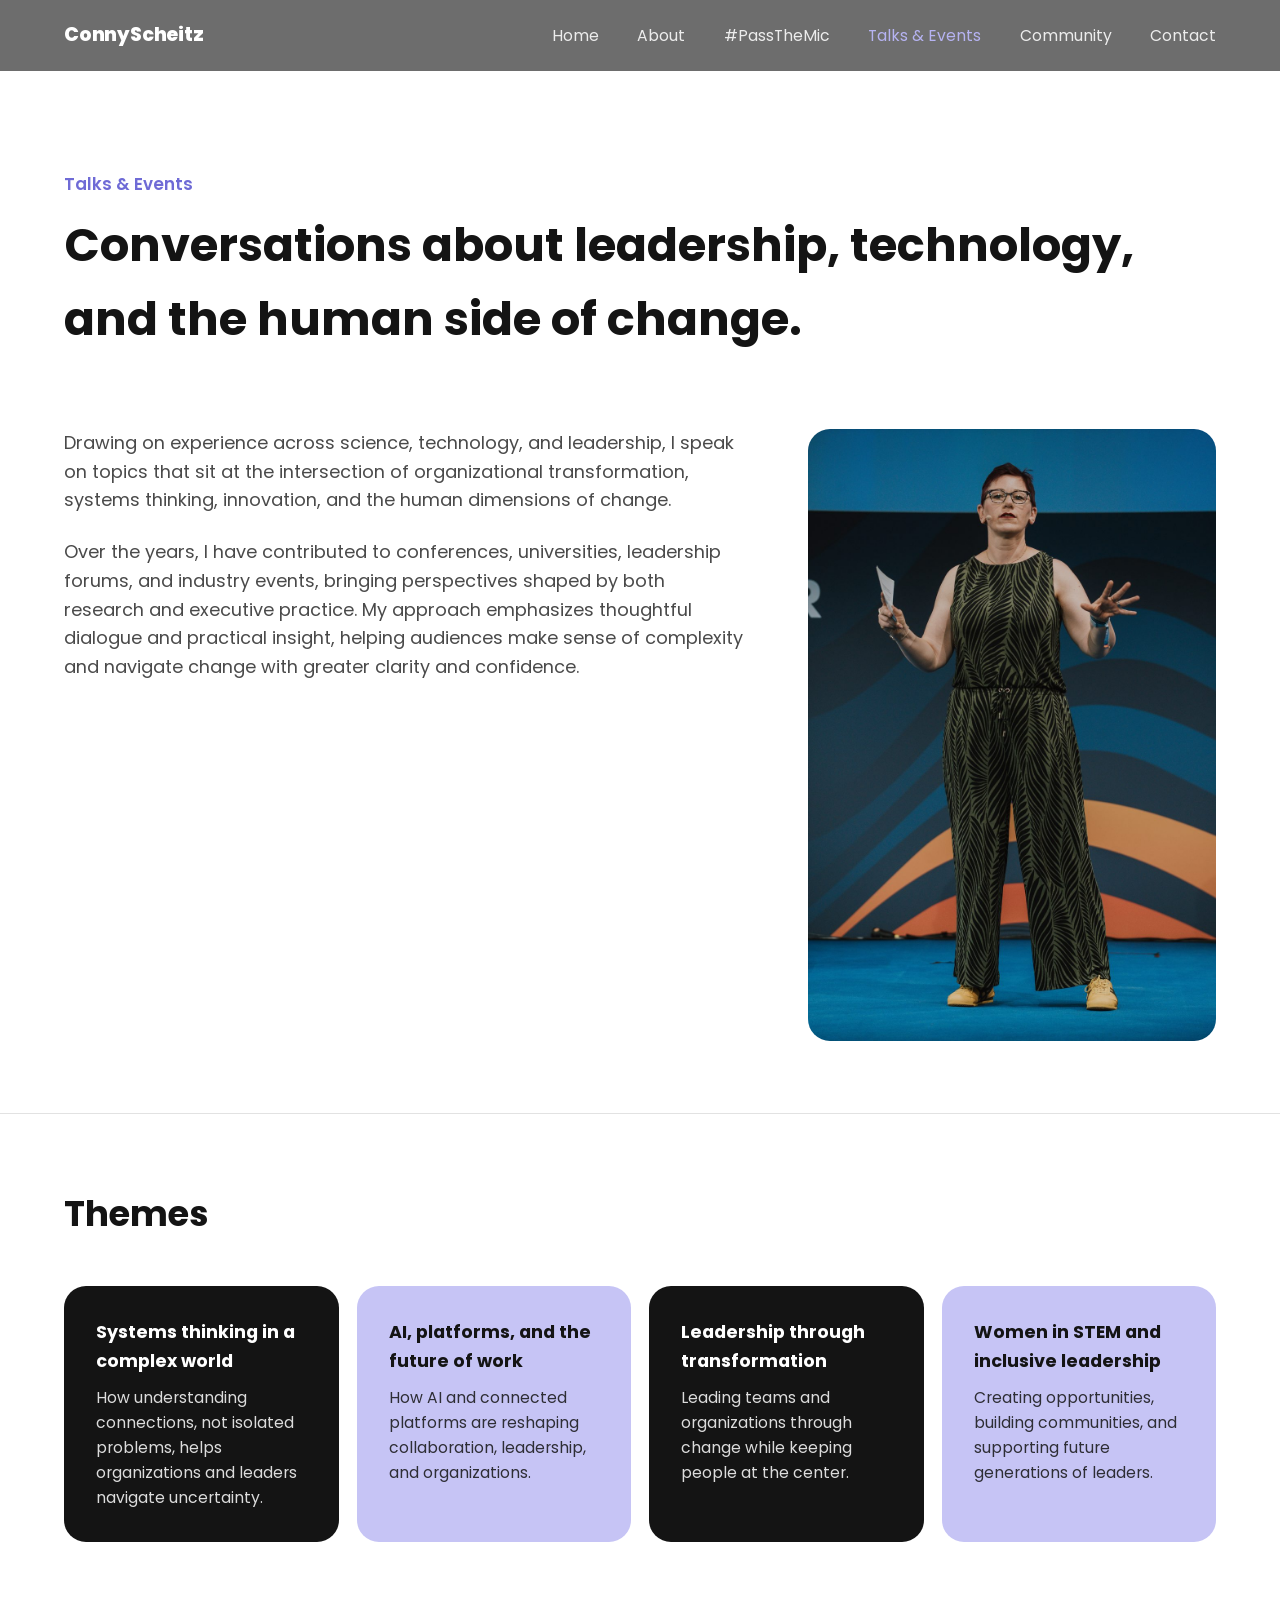
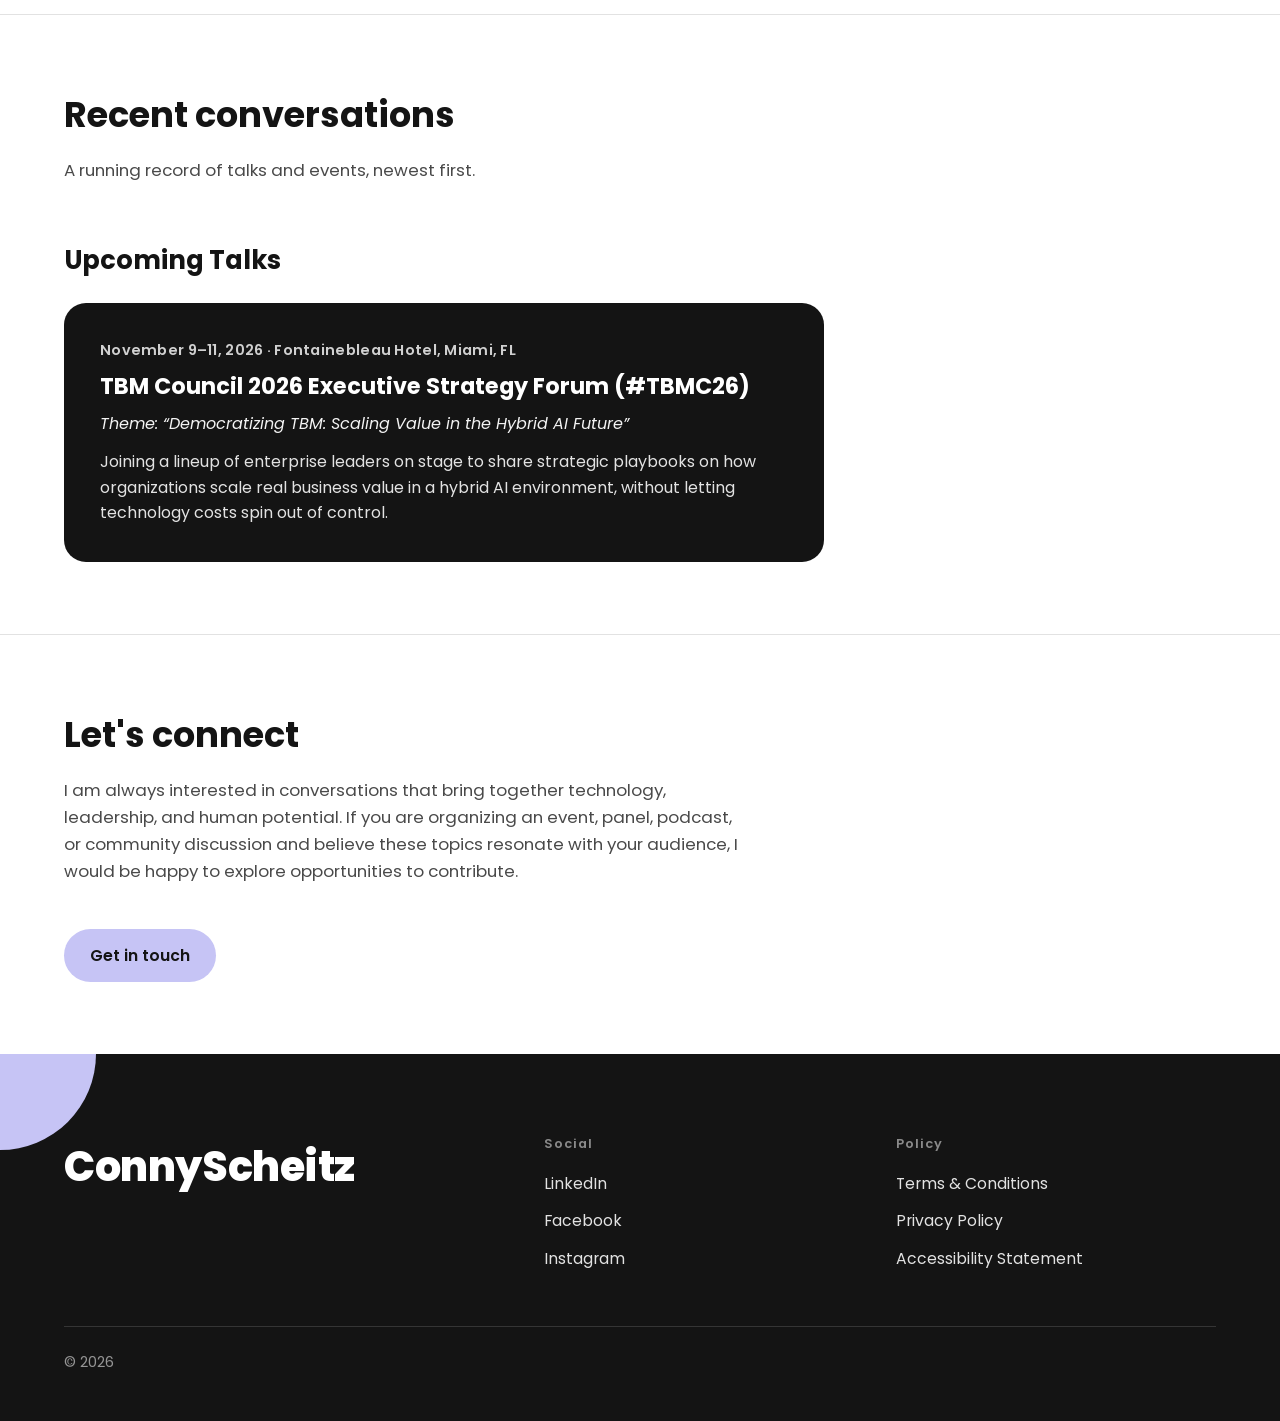
<file: talks.html>
<!DOCTYPE html>
<html lang="en">
<head>
<meta charset="UTF-8">
<meta name="viewport" content="width=device-width, initial-scale=1">
<title>Talks &amp; Events — ConnyScheitz</title>
<meta name="description" content="Talks and events with Dr. Cornelia Scheitz on leadership, technology, and the human side of change.">
<link rel="preconnect" href="https://fonts.googleapis.com">
<link rel="preconnect" href="https://fonts.gstatic.com" crossorigin>
<link href="https://fonts.googleapis.com/css2?family=Poppins:wght@300;400;500;600;700;800&display=swap" rel="stylesheet">
<link rel="stylesheet" href="styles.css">
</head>
<body>
<a class="skip-link" href="#main">Skip to content</a>

<header class="site-header">
  <nav class="nav wrap" aria-label="Primary">
    <a class="brand" href="index.html">ConnyScheitz</a>
    <button class="nav-toggle" id="navToggle" aria-expanded="false" aria-controls="navLinks" aria-label="Open menu">
      <svg viewBox="0 0 24 24" fill="none" stroke="currentColor" stroke-width="2" stroke-linecap="round"><line x1="3" y1="6" x2="21" y2="6"/><line x1="3" y1="12" x2="21" y2="12"/><line x1="3" y1="18" x2="21" y2="18"/></svg>
    </button>
    <ul class="nav-links" id="navLinks">
      <li><a href="index.html">Home</a></li>
      <li><a href="about.html">About</a></li>
      <li><a href="passthemic.html">#PassTheMic</a></li>
      <li><a href="talks.html" aria-current="page">Talks &amp; Events</a></li>
      <li><a href="community.html">Community</a></li>
      <li><a href="contact.html">Contact</a></li>
    </ul>
  </nav>
</header>

<main id="main">
  <section class="page-hero page-hero--tight" style="border-bottom:none;">
    <div class="wrap">
      <p class="kicker">Talks &amp; Events</p>
      <h1 class="h1-wide">Conversations about leadership, technology,<br class="br-lg"> and the human side of change.</h1>
    </div>
  </section>

  <section class="section section--tight" style="border-top:none;">
    <div class="wrap lede-split lede-split--photo-right">
      <div class="lede lede-split-text">
      <p>Drawing on experience across science, technology, and leadership, I speak on topics that sit at the intersection of organizational transformation, systems thinking, innovation, and the human dimensions of change.</p>
      <p>Over the years, I have contributed to conferences, universities, leadership forums, and industry events, bringing perspectives shaped by both research and executive practice. My approach emphasizes thoughtful dialogue and practical insight, helping audiences make sense of complexity and navigate change with greater clarity and confidence.</p>
      </div>
      <div class="lede-split-photo">
        <img src="images/talks-intro.jpg" alt="Dr. Cornelia Scheitz speaking on stage" loading="lazy">
      </div>
    </div>
  </section>

  <section class="section">
    <div class="wrap">
      <div class="section-head">
        <h2>Themes</h2>
      </div>
      <div class="card-grid">
        <div class="mini-card">
          <h3>Systems thinking in a complex world</h3>
          <p>How understanding connections, not isolated problems, helps organizations and leaders navigate uncertainty.</p>
        </div>
        <div class="mini-card">
          <h3>AI, platforms, and the future of work</h3>
          <p>How AI and connected platforms are reshaping collaboration, leadership, and organizations.</p>
        </div>
        <div class="mini-card">
          <h3>Leadership through transformation</h3>
          <p>Leading teams and organizations through change while keeping people at the center.</p>
        </div>
        <div class="mini-card">
          <h3>Women in STEM and inclusive leadership</h3>
          <p>Creating opportunities, building communities, and supporting future generations of leaders.</p>
        </div>
      </div>
    </div>
  </section>

  <section class="section">
    <div class="wrap">
      <div class="section-head">
        <h2>Recent conversations</h2>
        <p>A running record of talks and events, newest first.</p>
      </div>

      <h3 class="subhead">Upcoming Talks</h3>
      <article class="talk-card">
        <p class="talk-date">November 9–11, 2026 · Fontainebleau Hotel, Miami, FL</p>
        <h4>TBM Council 2026 Executive Strategy Forum (#TBMC26)</h4>
        <p class="talk-theme">Theme: “Democratizing TBM: Scaling Value in the Hybrid AI Future”</p>
        <p>Joining a lineup of enterprise leaders on stage to share strategic playbooks on how organizations scale real business value in a hybrid AI environment, without letting technology costs spin out of control.</p>
      </article>
    </div>
  </section>

  <section class="section">
    <div class="wrap">
      <div class="section-head">
        <h2>Let's connect</h2>
        <p>I am always interested in conversations that bring together technology, leadership, and human potential. If you are organizing an event, panel, podcast, or community discussion and believe these topics resonate with your audience, I would be happy to explore opportunities to contribute.</p>
      </div>
      <a class="btn" href="contact.html">Get in touch</a>
    </div>
  </section>
</main>

<footer class="site-footer">
  <div class="wrap">
    <div class="footer-grid">
      <div class="footer-brand">ConnyScheitz</div>
      <div class="footer-col">
        <h4>Social</h4>
        <ul>
          <li><a href="https://www.linkedin.com/in/cornelia-scheitz/" target="_blank" rel="noopener">LinkedIn</a></li>
          <li><a href="#">Facebook</a></li>
          <li><a href="#">Instagram</a></li>
        </ul>
      </div>
      <div class="footer-col">
        <h4>Policy</h4>
        <ul>
          <li><a href="#">Terms &amp; Conditions</a></li>
          <li><a href="#">Privacy Policy</a></li>
          <li><a href="#">Accessibility Statement</a></li>
        </ul>
      </div>
    </div>
    <p class="footer-bottom">© 2026</p>
  </div>
</footer>

<script src="script.js"></script>
</body>
</html>
</file>
<file: styles.css>
/* ============================================================
   Dr. Cornelia Scheitz — personal site
   Rebuilt to match the source Wix design
   ============================================================ */
:root {
  --ink: #141414;          /* nav, footer, odd cards */
  --ink-soft: #4a4a4a;     /* secondary text on white */
  --paper: #ffffff;        /* main content surface */
  --lavender: #c6c4f5;     /* even cards / accent */
  --lavender-text: #b6b3f2; /* accent text on dark */
  --lavender-deep: #6f6bd6; /* accent on light bg (links/hover) */
  --line: rgba(20, 20, 20, 0.12);
  --line-on-ink: rgba(255, 255, 255, 0.14);
  --max-w: 1400px;
  --gutter: clamp(20px, 5vw, 88px);
  --font: "Poppins", -apple-system, BlinkMacSystemFont, "Segoe UI", sans-serif;
}

* { box-sizing: border-box; }
html { scroll-behavior: smooth; }

@media (prefers-reduced-motion: reduce) {
  html { scroll-behavior: auto; }
  *, *::before, *::after {
    animation-duration: 0.01ms !important;
    animation-iteration-count: 1 !important;
    transition-duration: 0.01ms !important;
    scroll-behavior: auto !important;
  }
}

body {
  margin: 0;
  background: var(--paper);
  color: var(--ink);
  font-family: var(--font);
  font-size: 17px;
  line-height: 1.6;
  -webkit-font-smoothing: antialiased;
}

a { color: inherit; }
img { max-width: 100%; display: block; }

.wrap {
  max-width: var(--max-w);
  margin: 0 auto;
  padding-left: var(--gutter);
  padding-right: var(--gutter);
}

:focus-visible {
  outline: 2px solid var(--lavender-deep);
  outline-offset: 3px;
}

.skip-link {
  position: absolute;
  left: -999px;
  top: auto;
  background: var(--lavender);
  color: var(--ink);
  padding: 12px 18px;
  z-index: 1000;
  font-weight: 600;
  border-radius: 6px;
}
.skip-link:focus { left: var(--gutter); top: 12px; }

/* ============================================================
   Header / nav
   ============================================================ */
.site-header {
  position: sticky;
  top: 0;
  z-index: 100;
  background: rgba(12, 12, 12, 0.6);
  backdrop-filter: blur(10px);
  -webkit-backdrop-filter: blur(10px);
}

.nav {
  display: flex;
  align-items: center;
  justify-content: space-between;
  padding-top: 20px;
  padding-bottom: 20px;
}

.brand {
  font-weight: 800;
  font-size: 1.2rem;
  text-decoration: none;
  color: #fff;
  white-space: nowrap;
  letter-spacing: -0.01em;
}

.nav-links {
  display: flex;
  gap: clamp(18px, 3vw, 44px);
  list-style: none;
  margin: 0;
  padding: 0;
}

.nav-links a {
  text-decoration: none;
  font-size: 0.98rem;
  font-weight: 400;
  color: rgba(255, 255, 255, 0.88);
}

.nav-links a:hover,
.nav-links a:focus-visible { color: var(--lavender-text); }

.nav-links a[aria-current="page"] { color: var(--lavender-text); }

.nav-toggle {
  display: none;
  background: none;
  border: none;
  color: #fff;
  cursor: pointer;
  padding: 6px;
}
.nav-toggle svg { width: 26px; height: 26px; }

@media (max-width: 760px) {
  .nav-toggle { display: block; }
  .nav-links {
    position: fixed;
    inset: 0;
    top: 66px;
    background: var(--ink);
    flex-direction: column;
    align-items: flex-start;
    gap: 0;
    padding: 12px var(--gutter) 40px;
    transform: translateY(-8px);
    opacity: 0;
    pointer-events: none;
    transition: opacity 0.2s ease, transform 0.2s ease;
  }
  .nav-links.is-open { opacity: 1; transform: translateY(0); pointer-events: auto; }
  .nav-links li { width: 100%; }
  .nav-links a {
    display: block;
    padding: 16px 0;
    border-bottom: 1px solid var(--line-on-ink);
    font-size: 1.25rem;
  }
}

/* ============================================================
   Hero — full-bleed photo, name + tags bottom-left
   ============================================================ */
.hero {
  position: relative;
  margin-top: -76px; /* pull up under sticky nav */
  min-height: 92vh;
  display: flex;
  align-items: flex-end;
  background: #0b0f16 url("images/hero.jpg") 50% 14% / cover no-repeat;
}

.hero::after {
  content: "";
  position: absolute;
  inset: 0;
  background: linear-gradient(to top, rgba(0,0,0,0.75) 0%, rgba(0,0,0,0.15) 42%, rgba(0,0,0,0.35) 100%);
  pointer-events: none;
}

.hero-copy {
  position: relative;
  z-index: 1;
  padding-top: 140px;
  padding-bottom: clamp(48px, 7vw, 96px);
  color: #fff;
  text-align: center;
}

.hero-copy h1 {
  font-weight: 800;
  font-size: clamp(2.4rem, 7vw, 5rem);
  line-height: 1.02;
  margin: 0 0 28px;
  letter-spacing: -0.01em;
}

.tags {
  display: flex;
  flex-direction: column;
  align-items: center;
  gap: 6px;
  margin: 0;
  padding: 0;
  list-style: none;
}

.tags li {
  font-size: clamp(0.95rem, 1.6vw, 1.2rem);
  font-weight: 400;
  color: rgba(255, 255, 255, 0.92);
}

/* ============================================================
   Essay / intro section
   ============================================================ */
.essay {
  position: relative;
  background: var(--paper);
  padding: clamp(56px, 9vw, 108px) 0 clamp(40px, 6vw, 72px);
}

.essay::before {
  content: "";
  position: absolute;
  top: 0;
  left: 0;
  width: clamp(64px, 10vw, 120px);
  height: clamp(64px, 10vw, 120px);
  background: var(--ink);
  border-bottom-right-radius: 100%;
}

.essay .wrap { max-width: 880px; }

.essay h2 {
  font-weight: 700;
  font-size: clamp(1.9rem, 4.4vw, 3.1rem);
  line-height: 1.18;
  max-width: 17ch;
  margin: 0 0 40px;
}

.essay p {
  font-size: clamp(1.02rem, 1.5vw, 1.15rem);
  color: var(--ink-soft);
  max-width: 62ch;
  margin: 0 0 1.5em;
}

.essay p:last-child { margin-bottom: 0; }

/* ============================================================
   Working-on: sticky stacked cards
   ============================================================ */
.focus {
  padding: clamp(56px, 8vw, 96px) 0 clamp(40px, 6vw, 72px);
  border-top: 1px solid var(--line);
}

.focus .wrap {
  display: grid;
  grid-template-columns: 1fr 1.25fr;
  gap: clamp(24px, 4vw, 64px);
  align-items: start;
}

.focus h2 {
  font-weight: 700;
  font-size: clamp(1.8rem, 3.4vw, 2.5rem);
  margin: 0;
  max-width: 14ch;
}

.focus-track { display: flex; flex-direction: column; gap: 28px; }

.focus-card {
  position: sticky;
  min-height: 420px;
  border-radius: 28px;
  padding: clamp(32px, 4vw, 52px) clamp(28px, 4vw, 48px);
  display: flex;
  flex-direction: column;
  transition: transform 0.25s ease;
}

.focus-card:hover,
.focus-card:focus-within {
  transform: translateY(-8px);
}

.focus-card:nth-child(1) { top: 96px; background: var(--ink); color: #fff; z-index: 1; }
.focus-card:nth-child(2) { top: 128px; background: var(--lavender); color: var(--ink); z-index: 2; }
.focus-card:nth-child(3) { top: 160px; background: var(--ink); color: #fff; z-index: 3; }
.focus-card:nth-child(4) { top: 192px; background: var(--lavender); color: var(--ink); z-index: 4; }

.focus-card .num {
  font-weight: 500;
  font-size: 1.8rem;
  margin: 0 0 auto;
  opacity: 0.9;
}

.focus-card h3 {
  font-weight: 700;
  font-size: clamp(1.4rem, 2.4vw, 1.9rem);
  margin: 48px 0 16px;
}

.focus-card p {
  font-size: 1.02rem;
  margin: 0;
  max-width: 46ch;
  opacity: 0.85;
}

@media (max-width: 860px) {
  .focus .wrap { grid-template-columns: 1fr; }
  .focus h2 { margin-bottom: 8px; max-width: none; }
  .focus-card { position: relative; top: auto !important; min-height: 0; }
}

/* ============================================================
   Banner photo
   ============================================================ */
.banner img {
  width: 100%;
  height: clamp(280px, 48vw, 620px);
  object-fit: cover;
  object-position: 50% 25%;
}

/* ============================================================
   Page header (interior pages)
   ============================================================ */
.page-hero {
  padding: clamp(56px, 9vw, 100px) 0 clamp(36px, 5vw, 56px);
  border-bottom: 1px solid var(--line);
}

.page-hero .kicker {
  color: var(--lavender-deep);
  font-weight: 600;
  margin: 0 0 10px;
  font-size: 1.05rem;
}

.page-hero h1 {
  font-weight: 700;
  font-size: clamp(2rem, 4.6vw, 3.1rem);
  margin: 0 0 18px;
  max-width: 18ch;
}

.page-hero p {
  color: var(--ink-soft);
  max-width: 60ch;
  font-size: 1.1rem;
  margin: 0;
}

.placeholder-panel {
  margin: clamp(40px, 6vw, 72px) 0 clamp(56px, 8vw, 96px);
  padding: clamp(28px, 4vw, 44px);
  background: var(--lavender);
  border-radius: 24px;
  max-width: 640px;
}

.placeholder-panel h2 {
  font-weight: 700;
  font-size: 1.3rem;
  margin: 0 0 10px;
}

.placeholder-panel p {
  margin: 0 0 0.9em;
  color: var(--ink);
  opacity: 0.85;
}
.placeholder-panel p:last-child { margin-bottom: 0; }

/* ============================================================
   About page — split hero (copy left, portrait bleeding right)
   ============================================================ */
.about-hero {
  padding: clamp(56px, 10vw, 150px) 0 clamp(56px, 8vw, 110px);
}

.about-hero-inner {
  max-width: var(--max-w);
  margin: 0 auto;
  padding-left: var(--gutter);
  padding-right: var(--gutter);
  display: grid;
  grid-template-columns: minmax(0, 1fr) minmax(0, 34%);
  gap: clamp(32px, 5vw, 80px);
  align-items: start;
}

.about-hero-copy p {
  font-size: clamp(1.02rem, 1.4vw, 1.17rem);
  line-height: 1.62;
  color: var(--ink);
  max-width: 60ch;
  margin: 0 0 1.5em;
}
.about-hero-copy p:last-child { margin-bottom: 0; }

.about-hero-photo img {
  width: 100%;
  height: clamp(360px, 42vw, 600px);
  object-fit: cover;
  object-position: 50% 28%;
  border-radius: 22px;
}

/* Page title — bold, uppercase, restrained but confident */
.display-title {
  font-weight: 800;
  text-transform: uppercase;
  font-size: clamp(2.1rem, 4vw, 3.4rem);
  line-height: 1.02;
  letter-spacing: -0.01em;
  color: var(--ink);
  margin: 0 0 clamp(20px, 2.6vw, 30px);
}

@media (max-width: 900px) {
  .about-hero-inner {
    grid-template-columns: 1fr;
  }
  .about-hero-photo { order: -1; }
  .about-hero-photo img { height: clamp(320px, 62vw, 520px); }
}

/* ============================================================
   Section heads — small bold eyebrow + large light headline
   ============================================================ */
.display-head { margin: 0 0 clamp(30px, 4.5vw, 50px); }

.eyebrow-lg {
  font-weight: 700;
  text-transform: uppercase;
  font-size: clamp(1.05rem, 1.6vw, 1.3rem);
  letter-spacing: 0.02em;
  margin: 0 0 clamp(6px, 1vw, 12px);
  color: var(--ink);
}

.display-sub {
  font-weight: 300;
  font-size: clamp(2rem, 4vw, 2.9rem);
  line-height: 1.08;
  letter-spacing: -0.01em;
  margin: 0;
}

/* ============================================================
   Photo cards (What Drives Me)
   ============================================================ */
.philosophy { padding: clamp(48px, 7vw, 96px) 0 clamp(56px, 8vw, 110px); }

.photo-cards {
  display: grid;
  grid-template-columns: repeat(3, 1fr);
  gap: clamp(20px, 3.4vw, 52px);
  align-items: stretch;
}

.photo-card {
  display: flex;
  flex-direction: column;
  background: var(--ink);
  color: #fff;
  border-radius: 26px;
  overflow: hidden;
  transition: transform 0.25s ease;
}

.photo-card:hover,
.photo-card:focus-within {
  transform: translateY(-8px);
}

@media (prefers-reduced-motion: reduce) {
  .photo-card, .mini-card, .contrib-list li, .mic-card, .focus-card { transition: none; }
  .photo-card:hover, .photo-card:focus-within,
  .mini-card:hover, .mini-card:focus-within,
  .contrib-list li:hover, .contrib-list li:focus-within,
  .mic-card:hover, .mic-card:focus-visible,
  .focus-card:hover, .focus-card:focus-within { transform: none; }
}

.photo-card img {
  width: 100%;
  height: clamp(220px, 26vw, 400px);
  object-fit: cover;
}

.photo-card-body {
  padding: clamp(22px, 2.6vw, 38px) clamp(20px, 2.4vw, 38px) clamp(26px, 3vw, 44px);
}

.photo-card-body h3 {
  font-weight: 600;
  font-size: clamp(1.15rem, 1.7vw, 1.4rem);
  line-height: 1.25;
  margin: 0 0 12px;
}

.photo-card-body p {
  font-size: clamp(0.98rem, 1.2vw, 1.08rem);
  line-height: 1.55;
  margin: 0;
  color: rgba(255, 255, 255, 0.9);
}

@media (max-width: 900px) {
  .photo-cards { grid-template-columns: 1fr 1fr; }
}
@media (max-width: 620px) {
  .photo-cards { grid-template-columns: 1fr; }
}

/* ============================================================
   Footer
   ============================================================ */
.site-footer {
  position: relative;
  background: var(--ink);
  color: rgba(255, 255, 255, 0.85);
  padding: clamp(48px, 7vw, 80px) 0 32px;
}

.site-footer::before {
  content: "";
  position: absolute;
  top: 0;
  left: 0;
  width: clamp(48px, 8vw, 96px);
  height: clamp(48px, 8vw, 96px);
  background: var(--lavender);
  border-bottom-right-radius: 100%;
}

.footer-grid {
  display: grid;
  grid-template-columns: 1.4fr 1fr 1fr;
  gap: 32px;
  padding-bottom: 40px;
}

.footer-brand {
  font-weight: 800;
  font-size: clamp(1.8rem, 4vw, 2.6rem);
  color: #fff;
  letter-spacing: -0.01em;
}

.footer-col h4 {
  font-size: 0.8rem;
  letter-spacing: 0.08em;
  color: rgba(255, 255, 255, 0.5);
  margin: 0 0 16px;
  font-weight: 600;
}

.footer-col ul {
  list-style: none;
  margin: 0;
  padding: 0;
  display: flex;
  flex-direction: column;
  gap: 10px;
}

.footer-col a {
  text-decoration: none;
  color: rgba(255, 255, 255, 0.88);
  font-size: 0.98rem;
}
.footer-col a:hover, .footer-col a:focus-visible { color: var(--lavender-text); }

.footer-bottom {
  padding-top: 24px;
  border-top: 1px solid var(--line-on-ink);
  font-size: 0.9rem;
  color: rgba(255, 255, 255, 0.55);
}

@media (max-width: 700px) {
  .footer-grid { grid-template-columns: 1fr 1fr; }
  .footer-brand { grid-column: 1 / -1; }
}

/* ============================================================
   Shared interior-page components
   ============================================================ */
.section {
  padding: clamp(40px, 6vw, 72px) 0;
  border-top: 1px solid var(--line);
}

.section-head {
  max-width: 62ch;
  margin: 0 0 clamp(28px, 4vw, 44px);
}

.section-head h2 {
  font-weight: 700;
  font-size: clamp(1.6rem, 3vw, 2.2rem);
  margin: 0 0 14px;
}

.section-head p {
  color: var(--ink-soft);
  font-size: 1.05rem;
  margin: 0;
}

.lede {
  max-width: 68ch;
}

.lede p {
  font-size: clamp(1rem, 1.4vw, 1.15rem);
  color: var(--ink-soft);
  margin: 0 0 1.3em;
}
.lede p:last-child { margin-bottom: 0; }

/* Tighter spacing between a page headline and the section below it */
.page-hero--tight { padding-bottom: clamp(18px, 2.5vw, 28px); }
.page-hero--tight h1 { margin-bottom: 9px; }
.section--tight { padding-top: clamp(20px, 3vw, 36px); }

/* Wide, two-line page headline (Talks & Events) */
.page-hero h1.h1-wide { max-width: none; font-size: clamp(1.7rem, 3.7vw, 2.9rem); }
@media (max-width: 700px) { .br-lg { display: none; } }

/* Intro text beside a photo (PassTheMic) */
.lede-split {
  display: grid;
  grid-template-columns: minmax(0, 0.9fr) minmax(0, 1.1fr);
  gap: clamp(32px, 5vw, 80px);
  align-items: center;
}
.lede-split-text { max-width: none; }
.lede-split-photo { order: -1; }
.lede-split-photo img {
  display: block;
  width: 100%;
  height: clamp(320px, 38vw, 520px);
  object-fit: cover;
  object-position: 55% 45%;
  border-radius: 22px;
}
/* Variant: photo on the right, tall portrait */
.lede-split--photo-right { grid-template-columns: minmax(0, 1.25fr) minmax(0, 0.75fr); align-items: start; }
.lede-split--photo-right .lede-split-photo { order: 0; }
.lede-split--photo-right .lede-split-photo img {
  height: auto;
  aspect-ratio: 2 / 3;
  max-width: 420px;
  margin-left: auto;
  object-position: 50% 12%;
}
@media (max-width: 860px) {
  .lede-split--photo-right .lede-split-photo img { max-width: 340px; margin: 0 auto; }
}
@media (max-width: 860px) {
  .lede-split { grid-template-columns: 1fr; }
  .lede-split-photo { order: 0; }
  .lede-split-photo img { height: clamp(240px, 62vw, 380px); }
}

.pull-quote {
  border-left: 3px solid var(--lavender-deep);
  padding: 4px 0 4px 24px;
  margin: clamp(28px, 4vw, 40px) 0;
  font-size: clamp(1.15rem, 2vw, 1.4rem);
  font-weight: 500;
  line-height: 1.4;
  max-width: 46ch;
}

/* --- small card grid (What Drives Me / Themes) --- */
.card-grid {
  display: grid;
  grid-template-columns: repeat(auto-fit, minmax(230px, 1fr));
  gap: 18px;
}

.mini-card {
  border-radius: 22px;
  padding: clamp(24px, 3vw, 32px);
  transition: transform 0.25s ease;
}

.mini-card:hover,
.mini-card:focus-within {
  transform: translateY(-8px);
}

.mini-card:nth-child(odd) { background: var(--ink); color: #fff; }
.mini-card:nth-child(even) { background: var(--lavender); color: var(--ink); }

.mini-card h3 {
  font-size: 1.1rem;
  font-weight: 700;
  margin: 0 0 10px;
}

.mini-card p {
  font-size: 0.98rem;
  margin: 0;
  opacity: 0.85;
}

/* --- timeline (Journey) --- */
.timeline {
  position: relative;
  max-width: 720px;
  padding-left: 28px;
  border-left: 2px solid var(--line);
}

.timeline-item { position: relative; padding-bottom: 36px; }
.timeline-item:last-child { padding-bottom: 0; }

.timeline-item::before {
  content: "";
  position: absolute;
  left: -33px;
  top: 4px;
  width: 12px;
  height: 12px;
  border-radius: 50%;
  background: var(--lavender-deep);
}

.timeline-item h3 {
  font-size: 1.08rem;
  font-weight: 700;
  margin: 0 0 6px;
}

.timeline-item p {
  margin: 0;
  color: var(--ink-soft);
  font-size: 0.98rem;
}

/* --- contribution list (Community) --- */
.contrib-list {
  list-style: none;
  margin: 0;
  padding: 0;
  display: grid;
  grid-template-columns: repeat(auto-fit, minmax(240px, 1fr));
  gap: 14px;
}

.contrib-list li {
  border: 1px solid var(--line);
  border-radius: 16px;
  padding: 18px 20px;
  font-weight: 600;
  font-size: 0.98rem;
  transition: transform 0.25s ease, border-color 0.25s ease;
}

.contrib-list li:hover,
.contrib-list li:focus-within {
  transform: translateY(-8px);
  border-color: var(--lavender-deep);
}

.contrib-list li span {
  display: block;
  font-weight: 400;
  color: var(--ink-soft);
  font-size: 0.88rem;
  margin-top: 4px;
}

/* --- buttons --- */
.btn {
  display: inline-flex;
  align-items: center;
  gap: 8px;
  background: var(--lavender);
  color: var(--ink);
  text-decoration: none;
  font-weight: 600;
  font-size: 0.98rem;
  padding: 14px 26px;
  border-radius: 999px;
  border: none;
  cursor: pointer;
}
.btn:hover, .btn:focus-visible { background: var(--lavender-text); }

.btn-outline {
  background: transparent;
  color: var(--ink);
  border: 1.5px solid var(--ink);
}
.btn-outline:hover, .btn-outline:focus-visible { background: var(--ink); color: #fff; }

/* --- #PassTheMic / Talks slider --- */
.mic-slider {
  display: flex;
  gap: 22px;
  overflow-x: auto;
  padding: 4px 4px 20px;
  scroll-snap-type: x proximity;
  -webkit-overflow-scrolling: touch;
}

.mic-slider::-webkit-scrollbar { height: 8px; }
.mic-slider::-webkit-scrollbar-thumb { background: var(--line); border-radius: 8px; }

.mic-card {
  flex: 0 0 auto;
  width: min(78vw, 380px);
  scroll-snap-align: start;
  text-decoration: none;
  color: var(--ink);
  border-radius: 22px;
  overflow: hidden;
  border: 1px solid var(--line);
  background: var(--paper);
  display: flex;
  flex-direction: column;
  transition: transform 0.25s ease;
}

.mic-card:hover,
.mic-card:focus-visible {
  transform: translateY(-8px);
}

.mic-card img {
  width: 100%;
  height: 220px;
  object-fit: cover;
}

.mic-card-body { padding: 20px 22px 24px; }

.mic-card .eyebrow {
  font-size: 0.82rem;
  font-weight: 600;
  color: var(--lavender-deep);
  margin: 0 0 8px;
}

.mic-card h3 {
  font-size: 1.15rem;
  font-weight: 700;
  margin: 0 0 8px;
  line-height: 1.3;
}

.mic-card p {
  font-size: 0.92rem;
  color: var(--ink-soft);
  margin: 0;
}

.mic-card.cta {
  align-items: center;
  justify-content: center;
  text-align: center;
  background: var(--ink);
  color: #fff;
  padding: 32px 26px;
  min-height: 260px;
}
.mic-card.cta .btn { margin-top: 14px; }

.note-panel {
  margin-top: clamp(24px, 4vw, 36px);
  padding: 20px 24px;
  border: 1px dashed var(--line);
  border-radius: 16px;
  max-width: 640px;
  color: var(--ink-soft);
  font-size: 0.95rem;
}

/* #PassTheMic article list */
.article-list { list-style: none; margin: 0; padding: 0; border-top: 1px solid var(--line); }
.article-list li { border-bottom: 1px solid var(--line); }
.article-list a { display: grid; grid-template-columns: 220px 1fr auto; gap: 20px; align-items: baseline; padding: 18px 4px; text-decoration: none; color: inherit; }
.article-list a:hover, .article-list a:focus-visible { background: rgba(0,0,0,.03); }
.article-list .art-guest { font-weight: 600; }
.article-list .art-title { opacity: .85; }
.article-list .art-go { opacity: .6; }
@media (max-width: 640px) {
  .article-list a { grid-template-columns: 1fr auto; gap: 4px 12px; }
  .article-list .art-guest { grid-column: 1 / 2; }
  .article-list .art-title { grid-column: 1 / 2; }
  .article-list .art-go { grid-column: 2; grid-row: 1 / 3; align-self: center; }
}

/* Upcoming talks (Talks & Events) */
.subhead {
  font-weight: 700;
  font-size: clamp(1.25rem, 2vw, 1.6rem);
  margin: clamp(36px, 5vw, 56px) 0 clamp(16px, 2vw, 22px);
}
.talk-card {
  max-width: 760px;
  background: var(--ink);
  color: #fff;
  border-radius: 22px;
  padding: clamp(24px, 3vw, 36px);
}
.talk-card .talk-date {
  font-size: 0.9rem;
  font-weight: 600;
  letter-spacing: 0.02em;
  color: #fff;
  opacity: 0.8;
  margin: 0 0 10px;
}
.talk-card h4 {
  font-size: clamp(1.15rem, 1.8vw, 1.4rem);
  font-weight: 700;
  line-height: 1.3;
  margin: 0 0 10px;
}
.talk-card p { margin: 0 0 12px; font-size: 1rem; opacity: 0.88; }
.talk-card .talk-theme { font-style: italic; opacity: 0.95; }
.talk-card p:last-child { margin-bottom: 0; }

/* Embedded video, centered (Community) */
.video-section { padding-top: 0; }
.video-embed {
  position: relative;
  width: 100%;
  max-width: 860px;
  margin: 0 auto;
  aspect-ratio: 16 / 9;
  border-radius: 22px;
  overflow: hidden;
  background: #0b0f16;
}
.video-embed iframe {
  position: absolute;
  inset: 0;
  width: 100%;
  height: 100%;
  border: 0;
}
</file>
